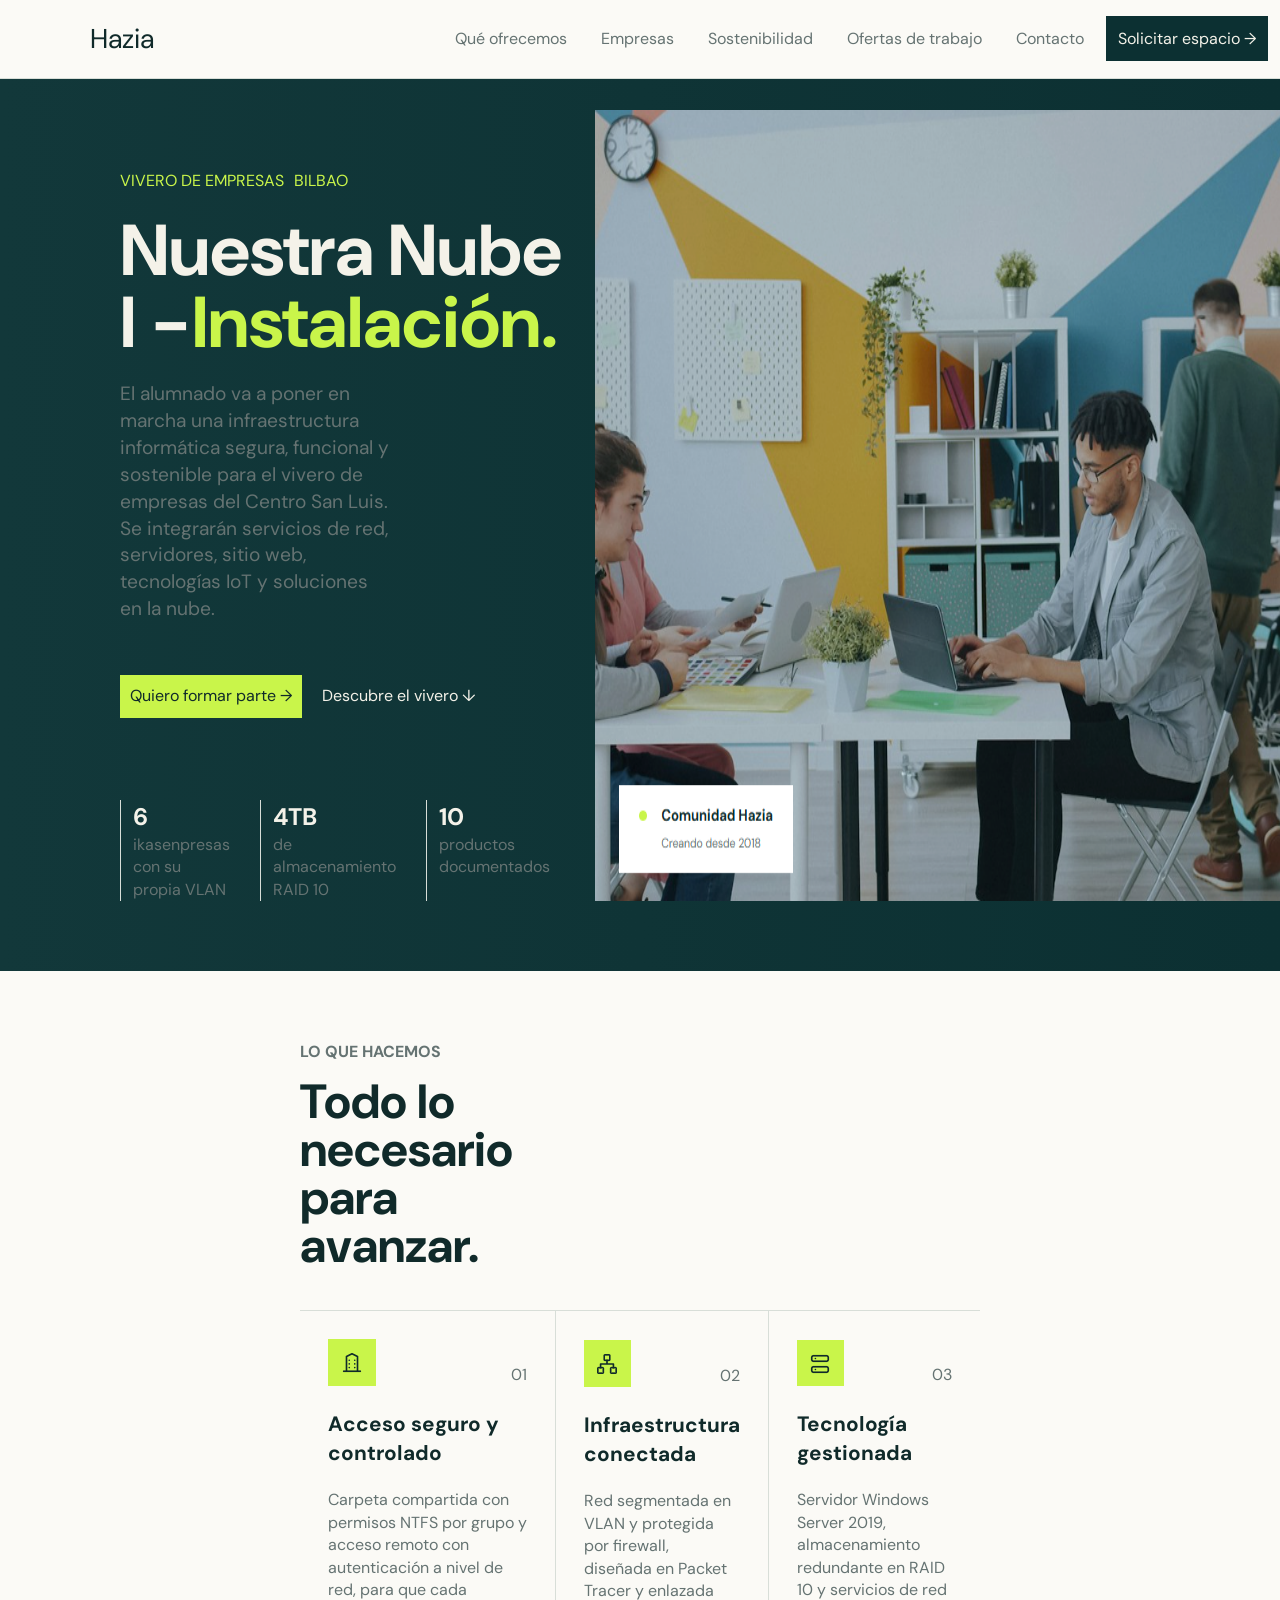
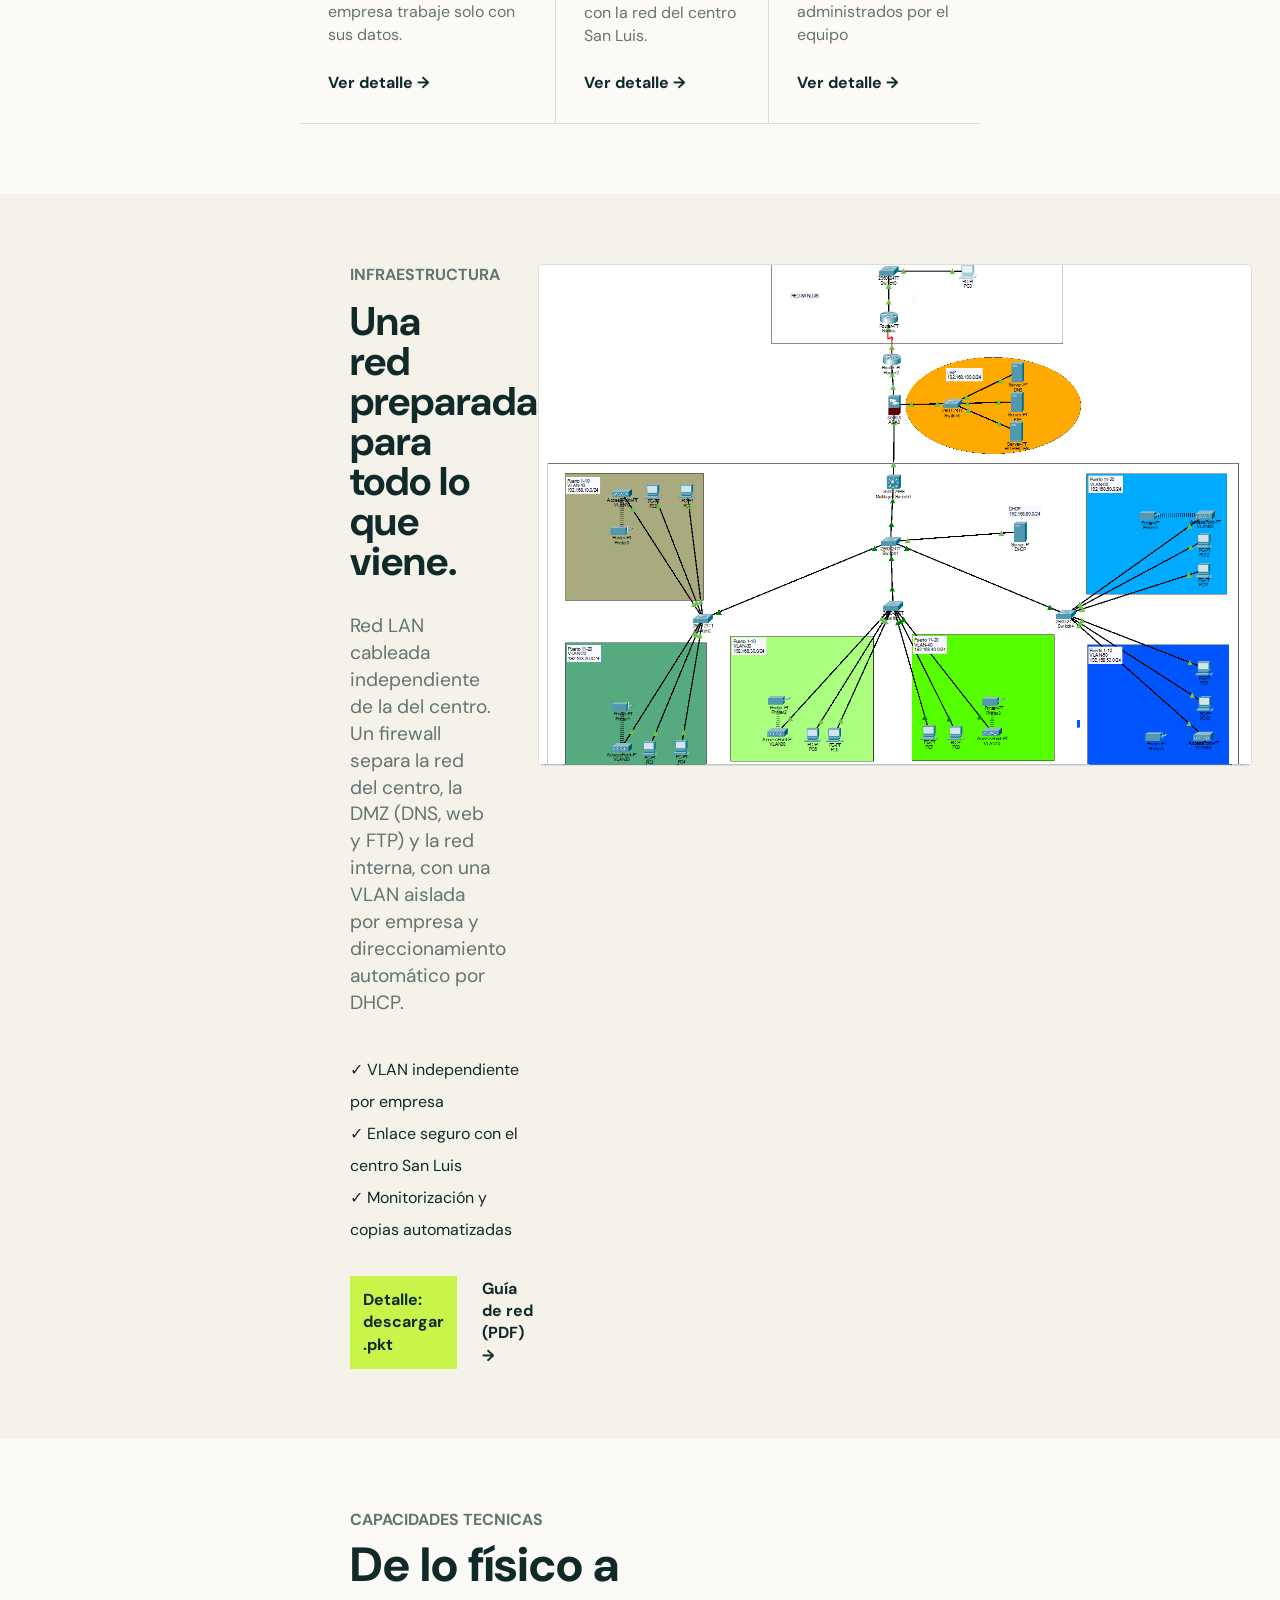
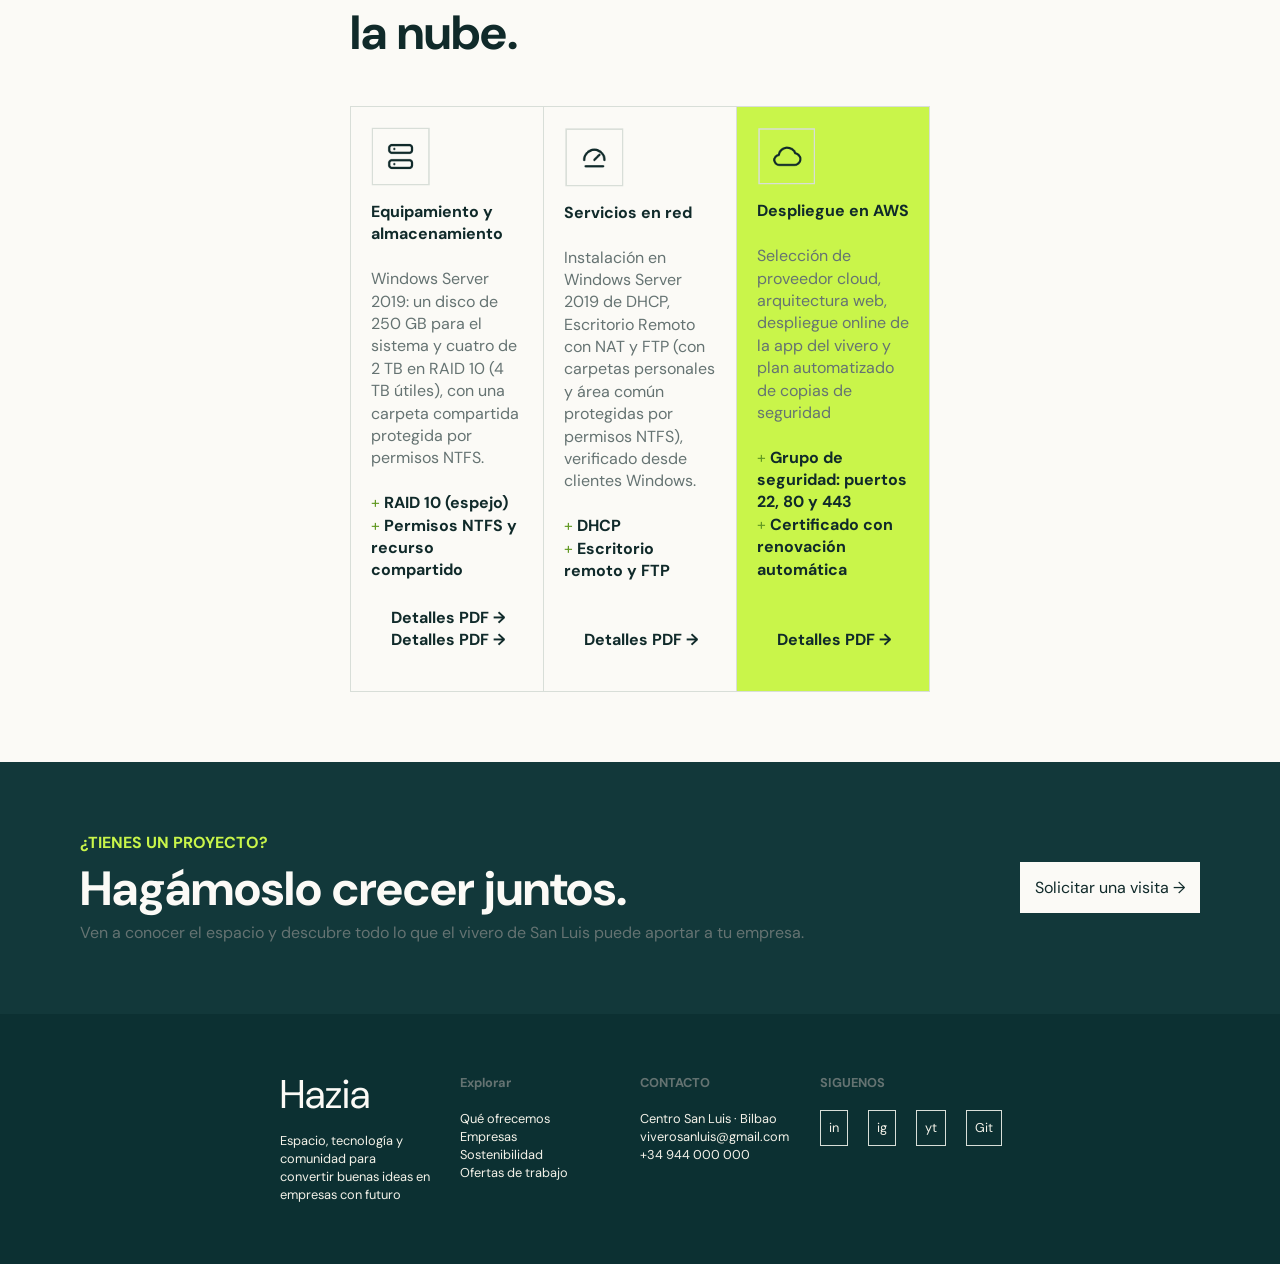
<file: Vivero/index.html>
<!DOCTYPE html>
<html lang="en">
<head>
    <meta charset="UTF-8">
    <meta name="viewport" content="width=device-width, initial-scale=1.0">
    <title>Hazia · Vivero de empresas</title>
    <link rel="icon" href="../IMG/Hazia.jpg">
    <link rel="stylesheet" href="../style.css">
    <link rel="preconnect" href="https://fonts.googleapis.com">
    <link rel="preconnect" href="https://fonts.gstatic.com" crossorigin>
    <link href="https://fonts.googleapis.com/css2?family=DM+Sans:ital,opsz,wght@0,9..40,100..1000;1,9..40,100..1000&display=swap" rel="stylesheet">
</head>
<body class="page-home">
    <header>
        <div class="vivero">
            <a href="index.html" class="vivero">Hazia</a>
        </div>
        <ul>
            <li><a href="index.html" class="principal">Qué ofrecemos</a></li>
            <li><a href="empresas.html" class="principal">Empresas</a></li>
            <li><a href="sostenibilidad.html" class="principal">Sostenibilidad</a></li>
            <li><a href="ofertas.html" class="principal">Ofertas de trabajo</a></li>
            <li><a href="contacto.html" class="principal">Contacto</a></li>
            <li><a href="contacto.html" class="especial">Solicitar espacio &rarr;</a></li>
        </ul>
    </header>
    <main> 
        <section class="section1">
            <article>
                <div class="display">
                    <p class="verde">VIVERO DE EMPRESAS</p>
                    <p class="verde">BILBAO</p>
                </div>
                <br>
                <h1>Nuestra Nube I -<span class="verde">Instalación.</span></h1>
                <br>
                <p class="texto">El alumnado va a poner en marcha una infraestructura informática segura, funcional y sostenible para el vivero de empresas del Centro San Luis. Se integrarán servicios de red, servidores, sitio web, tecnologías IoT y soluciones en la nube.</p>
                <br>
                <div class="display bajo">
                    <a href="contacto.html" class="enlace1">Quiero formar parte &rarr;</a>
                    <a href="#que-hacemos" class="enlace2">Descubre el vivero &darr;</a>
                </div>
                <br>
                <div class="display bajo borde">
                    <div>
                        <h3>6</h3>
                        <p>ikasenpresas con su propia VLAN</p>
                    </div>
                    <div>
                        <h3>4TB</h3>
                        <p>de almacenamiento RAID 10</p>
                    </div>
                    <div>
                        <h3>10</h3>
                        <p>productos documentados</p>
                    </div>
                </div>
            </article>
            <img src="../IMG/Captura1.png" alt="Foto">
        </section>
        <section class="section2" id="que-hacemos">
            <p><b class="colorsecundario">LO QUE HACEMOS</b></p>
            <div class="display space">
                <h2>Todo lo necesario para avanzar.</h2>
            </div>
            <div class="display articulos">
                <article>
                    <div class="display space">
                        <img src="../IMG/Captura2.png" alt="">
                        <p class="colorsecundario">01</p>
                    </div>
                    <br>
                    <h4>Acceso seguro y controlado</h4>
                    <br>
                    <p class="colorsecundario">Carpeta compartida con permisos NTFS por grupo y acceso remoto con autenticación a nivel de red, para que cada empresa trabaje solo con sus datos.</p>
                    <div class="a">
                        <a href="#información" rel="noopener">Ver detalle &rarr;</a>
                    </div>
                </article>
                <article class="borde">
                    <div class="display space">
                        <img src="../IMG/Captura3.png" alt="">
                        <p class="colorsecundario">02</p>
                    </div>
                    <br>
                    <h4>Infraestructura conectada</h4>
                    <br>
                    <p class="colorsecundario">Red segmentada en VLAN y protegida por firewall, diseñada en Packet Tracer y enlazada con la red del centro San Luis.</p>
                    <div class="a">
                        <a href="#información">Ver detalle &rarr;</a>
                    </div>
                </article>
                <article>
                    <div class="display space">
                        <img src="../IMG/Captura4.png" alt="">
                        <p class="colorsecundario">03</p>
                    </div>
                    <br>
                    <h4>Tecnología gestionada</h4>
                    <br>
                    <p class="colorsecundario">Servidor Windows Server 2019, almacenamiento redundante en RAID 10 y servicios de red administrados por el equipo</p>
                    <div class="a">
                        <a href="#información">Ver detalle &rarr;</a>
                    </div>
                </article>
            </div>
        </section>
        <section class="section3 display" id="Infraestructura">
            <article>
                <p><b class="colorsecundario">INFRAESTRUCTURA</b></p>
                <h2>Una red preparada para todo lo que viene.</h2>
                <br>
                <p class="colorsecundario texto1">Red LAN cableada independiente de la del centro. Un firewall separa la red del centro, la DMZ (DNS, web y FTP) y la red interna, con una VLAN aislada por empresa y direccionamiento automático por DHCP.</p>
                <br>
                <ul>
                    <li><p>&#x2713; VLAN independiente por empresa</p></li>
                    <li><p>&#x2713; Enlace seguro con el centro San Luis</p></li>
                    <li><p>	&#x2713; Monitorización y copias automatizadas</p></li>
                </ul>
                <div class="display enlaces">
                    <a href="https://drive.google.com/file/d/1zOu99sU0zhyqwvvKbMx1TXjBxpPBOp4B/view?usp=sharing" target="_blank" rel="noopener" class="backgraund">Detalle: descargar .pkt</a>
                    <a href="https://drive.google.com/file/d/1ob8W-vJDaBN73cQYEn4BXngODK_DctD4/view?usp=sharing" target="_blank" rel="noopener">Guía de red (PDF) &rarr;</a>
                </div>
            </article>
            <img src="../IMG/PacketTracer.png" alt="">
        </section>
        <section class="section4" id="información">
            <p><b class="colorsecundario">CAPACIDADES TECNICAS</b></p>
            <div class="display space">
                <h2>De lo físico a la nube.</h2>
            </div>
            <article class="display">
                <div class="bordes">
                    <img src="../IMG/Captura6.png" alt="">
                    <h4>Equipamiento y almacenamiento</h4>
                    <br>
                    <p class="colorsecundario">Windows Server 2019: un disco de 250 GB para el sistema y cuatro de 2 TB en RAID 10 (4 TB útiles), con una carpeta compartida protegida por permisos NTFS.</p>
                    <br>
                    <p><span class="verde2">+ </span><b>RAID 10 (espejo)</b></p>
                    <p><span class="verde2">+ </span><b>Permisos NTFS y recurso compartido</b></p>
                    <div class="enlace">
                        <a class="negrita" href="https://drive.google.com/drive/folders/1r7NKsukN6vYGliDHUR1iUSrC_rjMHTFd?usp=sharing" target="_blank" rel="noopener">Detalles PDF &rarr;</a> &nbsp; 
                        <a class="negrita" href="https://drive.google.com/drive/folders/1rg5G0h0vXOQ55Jl-7nIytv49YRZk15Uu?usp=sharing" target="_blank" rel="noopener">Detalles PDF &rarr;</a>
                    </div>
                    
                </div>
                <div class="bordes">
                    <img src="../IMG/Captura7.png" alt="">
                    <h4>Servicios en red</h4>
                    <br>
                    <p class="colorsecundario">Instalación en Windows Server 2019 de DHCP, Escritorio Remoto con NAT y FTP (con carpetas personales y área común protegidas por permisos NTFS), verificado desde clientes Windows.</p>
                    <br>
                    <p><span class="verde2">+ </span><b>DHCP</b></p>
                    <p><span class="verde2">+ </span><b>Escritorio remoto y FTP</b></p>
                    <div class="enlace">
                        <a class="negrita" href="https://drive.google.com/drive/folders/1TOH9nKeeUA0GM4V1e34vmMvTG7MCVj9-?usp=sharing" target="_blank" rel="noopener">Detalles PDF &rarr;</a>
                    </div>
                </div>
                <div class="fondoverde">
                    <img src="../IMG/Captura9.png" alt="">
                    <h4>Despliegue en AWS</h4>
                    <br>
                    <p class="colorsecundario">Selección de proveedor cloud, arquitectura web, despliegue online de la app del vivero y plan automatizado de copias de seguridad</p>
                    <br>
                    <p><span class="verde2">+ </span><b>Grupo de seguridad: puertos 22, 80 y 443</b></p>
                    <p><span class="verde2">+ </span><b>Certificado con renovación automática</b></p>
                    <div class="enlace">
                        <a class="negrita" href="https://drive.google.com/file/d/1IDgQYguM1d2UsV1Dkbm33nwIqXmwBd6G/view?usp=sharing" target="_blank" rel="noopener">Detalles PDF &rarr;</a>
                    </div>
                </div>
            </article>
        </section>
        <section class="siempre display space">
            <article>
                <p><b class="verde">¿TIENES UN PROYECTO?</b></p>
                <h2>Hagámoslo crecer juntos.</h2>
                <p class="colorsecundario">Ven a conocer el espacio y descubre todo lo que el vivero de San Luis puede aportar a tu empresa.</p>
            </article>
            <div>
                <a href="contacto.html">Solicitar una visita &rarr;</a>
            </div>
        </section>
    </main>
    <footer class="display">
        <article>
            <p class="color">Hazia</p>
            <br>
            <p>Espacio, tecnología y comunidad para convertir buenas ideas en empresas con futuro</p>
        </article>
        <article>
            <p><b class="colorespecial">Explorar</b></p>
            <br>
            <ul>
                <li><a href="index.html">Qué ofrecemos</a></li>
                <li><a href="empresas.html">Empresas</a></li>
                <li><a href="sostenibilidad.html">Sostenibilidad</a></li>
                <li><a href="ofertas.html">Ofertas de trabajo</a></li>
            </ul>
        </article>
        <article>
            <p><b class="colorespecial">CONTACTO</b></p>
            <br>
            <ul>
                <li><p>Centro San Luis · Bilbao</p></li>
                <li><a href="mailto:viverosanluis@gmail.com">viverosanluis@gmail.com</a></li>
                <li><p>+34 944 000 000</p></li>
            </ul>
        </article>
        <article>
            <p><b class="colorespecial">SIGUENOS</b></p>
            <br>
            <div class="display siguenos">
                <a href="https://www.infojobs.net/" target="_blank">in</a>
                <a href="https://www.instagram.com/" target="_blank">ig</a>
                <a href="https://www.youtube.com/?themeRefresh=1" target="_blank">yt</a>
                <a href="https://github.com/Siegwurm666/Reto2-Pagina-web.git" target="_blank">Git</a>
            </div>
        </article>
    </footer>
</body>
</html>
</file>
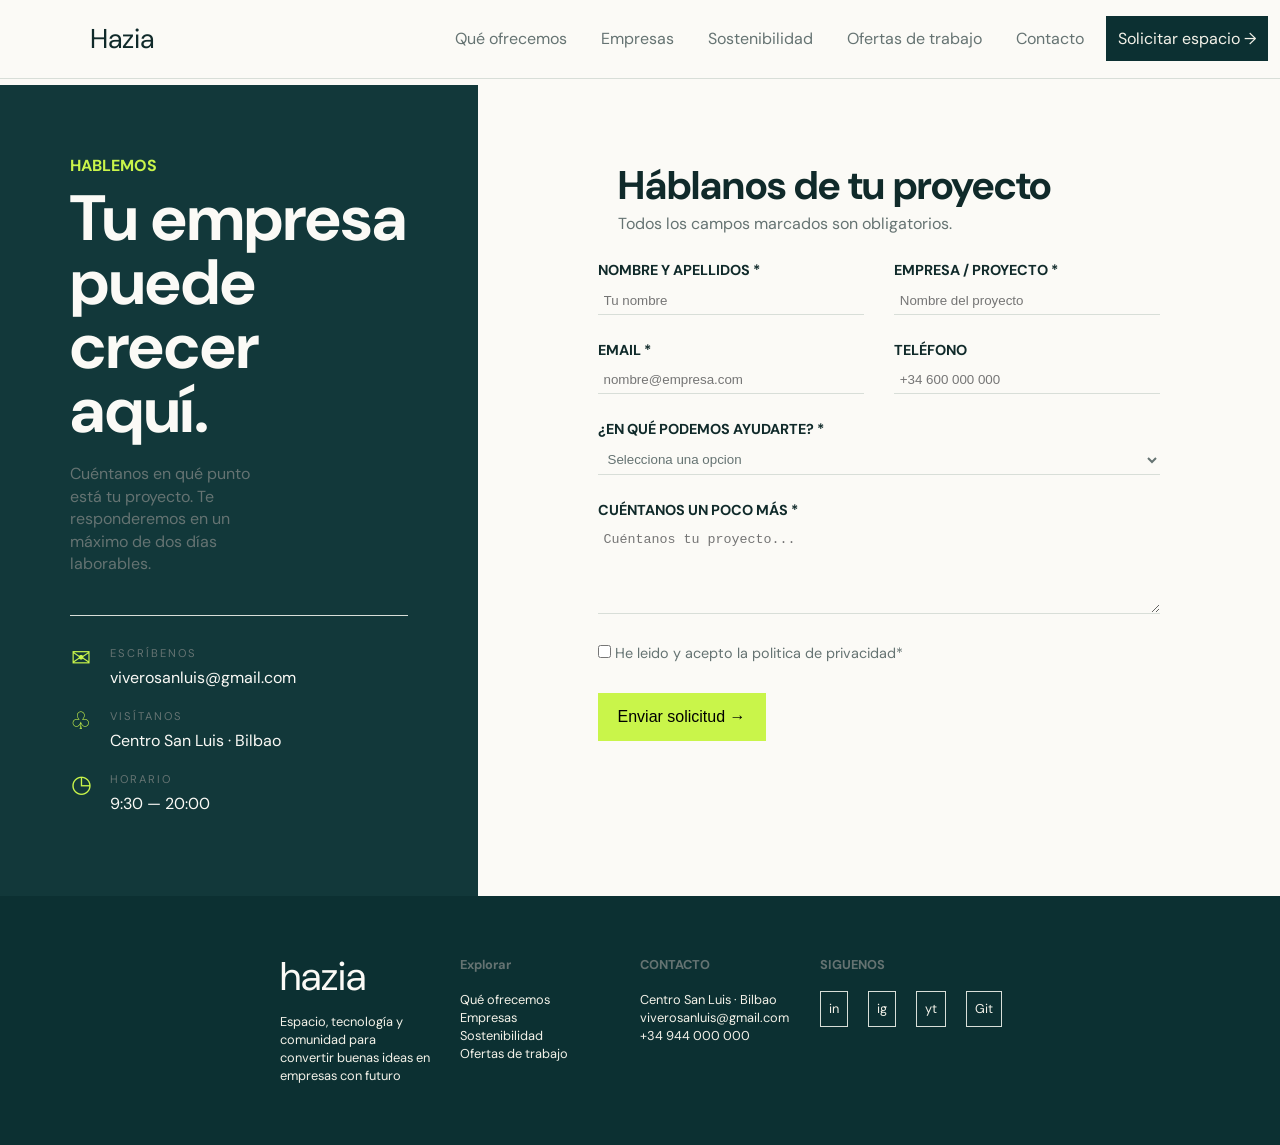
<file: Vivero/contacto.html>
<!DOCTYPE html>
<html lang="en">
<head>
    <meta charset="UTF-8">
    <meta name="viewport" content="width=device-width, initial-scale=1.0">
    <title>Contacto</title>
    <link rel="icon" href="../IMG/Hazia.jpg">
    <link rel="stylesheet" href="../style.css">
    <link rel="preconnect" href="https://fonts.googleapis.com">
    <link rel="preconnect" href="https://fonts.gstatic.com" crossorigin>
    <link href="https://fonts.googleapis.com/css2?family=DM+Sans:ital,opsz,wght@0,9..40,100..1000;1,9..40,100..1000&display=swap" rel="stylesheet">
</head>
<body class="page-contacto">
    <header>
        <div>
            <a href="index.html" class="vivero">Hazia</a>
        </div>
        <ul>
            <li><a href="index.html" class="principal">Qué ofrecemos</a></li>
            <li><a href="empresas.html" class="principal">Empresas</a></li>
            <li><a href="sostenibilidad.html" class="principal">Sostenibilidad</a></li>
            <li><a href="ofertas.html" class="principal">Ofertas de trabajo</a></li>
            <li><a href="contacto.html" class="principal">Contacto</a></li>
            <li><a href="contacto.html" class="especial">Solicitar espacio &rarr;</a></li>
        </ul>
    </header>
    <main>
        <section class="section1 display">
            <section class="contenedor1">
                <p><b class="verde">HABLEMOS</b></p>
                <h2 class="blanco">Tu empresa puede crecer aquí.</h2>
                <p class="colorsecundario texto1">Cuéntanos en qué punto está tu proyecto. Te responderemos en un máximo de dos días laborables.</p>
                <div class="bordearriba">
                   <article class="display dato-contacto">
    <span class="icono-contacto">✉</span>
    <div>
        <p class="colorsecundario">ESCRÍBENOS</p>
        <p class="blanco">viverosanluis@gmail.com</p>
    </div>
</article>

<article class="display dato-contacto">
    <span class="icono-contacto">♧</span>
    <div>
        <p class="colorsecundario">VISÍTANOS</p>
        <p class="blanco">Centro San Luis · Bilbao</p>
    </div>
</article>

<article class="display dato-contacto">
    <span class="icono-contacto">◷</span>
    <div>
        <p class="colorsecundario">HORARIO</p>
        <p class="blanco">9:30 — 20:00</p>
    </div>
</article>
            </div>  
            </section>
            <section class="contenedor2">
                <h3>Háblanos de tu proyecto</h3>
                <p class="colorsecundario texto1">Todos los campos marcados son obligatorios.</p>
                    <form class="cuestionario" action="#" method="post">
                        <div class="display gap">
                            <div class="display colum">
                                <label class="mayusculas negrita texto" for="nombre">Nombre y apellidos *</label>
                                <input class="colorsecundario" type="text" name="nombre" id="nombre" placeholder="Tu nombre" required>
                            </div>
                            <div class="display colum">
                                <label class="mayusculas negrita texto" for="proyecto">Empresa / proyecto *</label>
                                <input class="colorsecundario" type="text" name="proyecto" id="proyecto" placeholder="Nombre del proyecto" required>
                            </div>
                        </div>
                        <div class="display gap">
                            <div class="display colum">
                                <label class="mayusculas negrita texto" for="email">Email *</label>
                                <input class="colorsecundario" type="email" name="email" id="email" placeholder="nombre@empresa.com" required>
                            </div>
                            <div class="display colum">
                                <label class="mayusculas negrita texto" for="telefono">Teléfono</label>
                                <input class="colorsecundario" type="tel" name="telefono" id="telefono" placeholder="+34 600 000 000">
                            </div>
                        </div>
                        <div class="display colum">
                            <label class="mayusculas negrita texto" for="servicio">¿En qué podemos ayudarte? *</label>
                            <select class="colorsecundario" name="servicio" id="servicio" required>
                                <option value="">Selecciona una opcion</option>
                                <option value="Alojamiento en el vivero">Alojamiento en el vivero</option>
                                <option value="Servicios tecnologícos">Servicios tecnologícos</option>
                                <option value="Colaboración">Colaboración</option>
                                <option value="Otra consulta">Otra consulta</option>
                            </select>
                        </div>
                        <div class="display colum">
                            <label class="mayusculas negrita texto" for="mensaje">Cuéntanos un poco más *</label>
                            <textarea name="mensaje" id="mensaje" rows="5" placeholder="Cuéntanos tu proyecto..." required></textarea>
                        </div>
                        <label class="colorsecundario texto2">
                            <input type="checkbox" name="privacidad" id="privacidad" required>
                            He leido y acepto la <a class="colorsecundario" href="#">politica de privacidad</a>*
                        </label>
                        <div>
                            <button type="submit" class="boton">Enviar solicitud &rarr;</button>
                        </div>
                    </form>
            </section>
        </section>


    </main>
    <footer class="display">
        <article>
            <p class="color">hazia</p>
            <br>
            <p>Espacio, tecnología y comunidad para convertir buenas ideas en empresas con futuro</p>
        </article>
        <article>
            <p><b class="colorespecial">Explorar</b></p>
            <br>
            <ul>
                <li><a href="index.html">Qué ofrecemos</a></li>
                <li><a href="empresas.html">Empresas</a></li>
                <li><a href="sostenibilidad.html">Sostenibilidad</a></li>
                <li><a href="ofertas.html">Ofertas de trabajo</a></li>
            </ul>
        </article>
        <article>
            <p><b class="colorespecial">CONTACTO</b></p>
            <br>
            <ul>
                <li><p>Centro San Luis · Bilbao</p></li>
                <li><a href="mailto:viverosanluis@gmail.com">viverosanluis@gmail.com</a></li>
                <li><p>+34 944 000 000</p></li>
            </ul>
        </article>
        <article>
            <p><b class="colorespecial">SIGUENOS</b></p>
            <br>
            <div class="display siguenos">
                <a href="https://www.infojobs.net/" target="_blank">in</a>
                <a href="https://www.instagram.com/" target="_blank">ig</a>
                <a href="https://www.youtube.com/?themeRefresh=1" target="_blank">yt</a>
                <a href="https://github.com/Siegwurm666/Reto2-Pagina-web.git" target="_blank">Git</a>
            </div>
        </article>
    </footer>
</body>
</html>
</file>
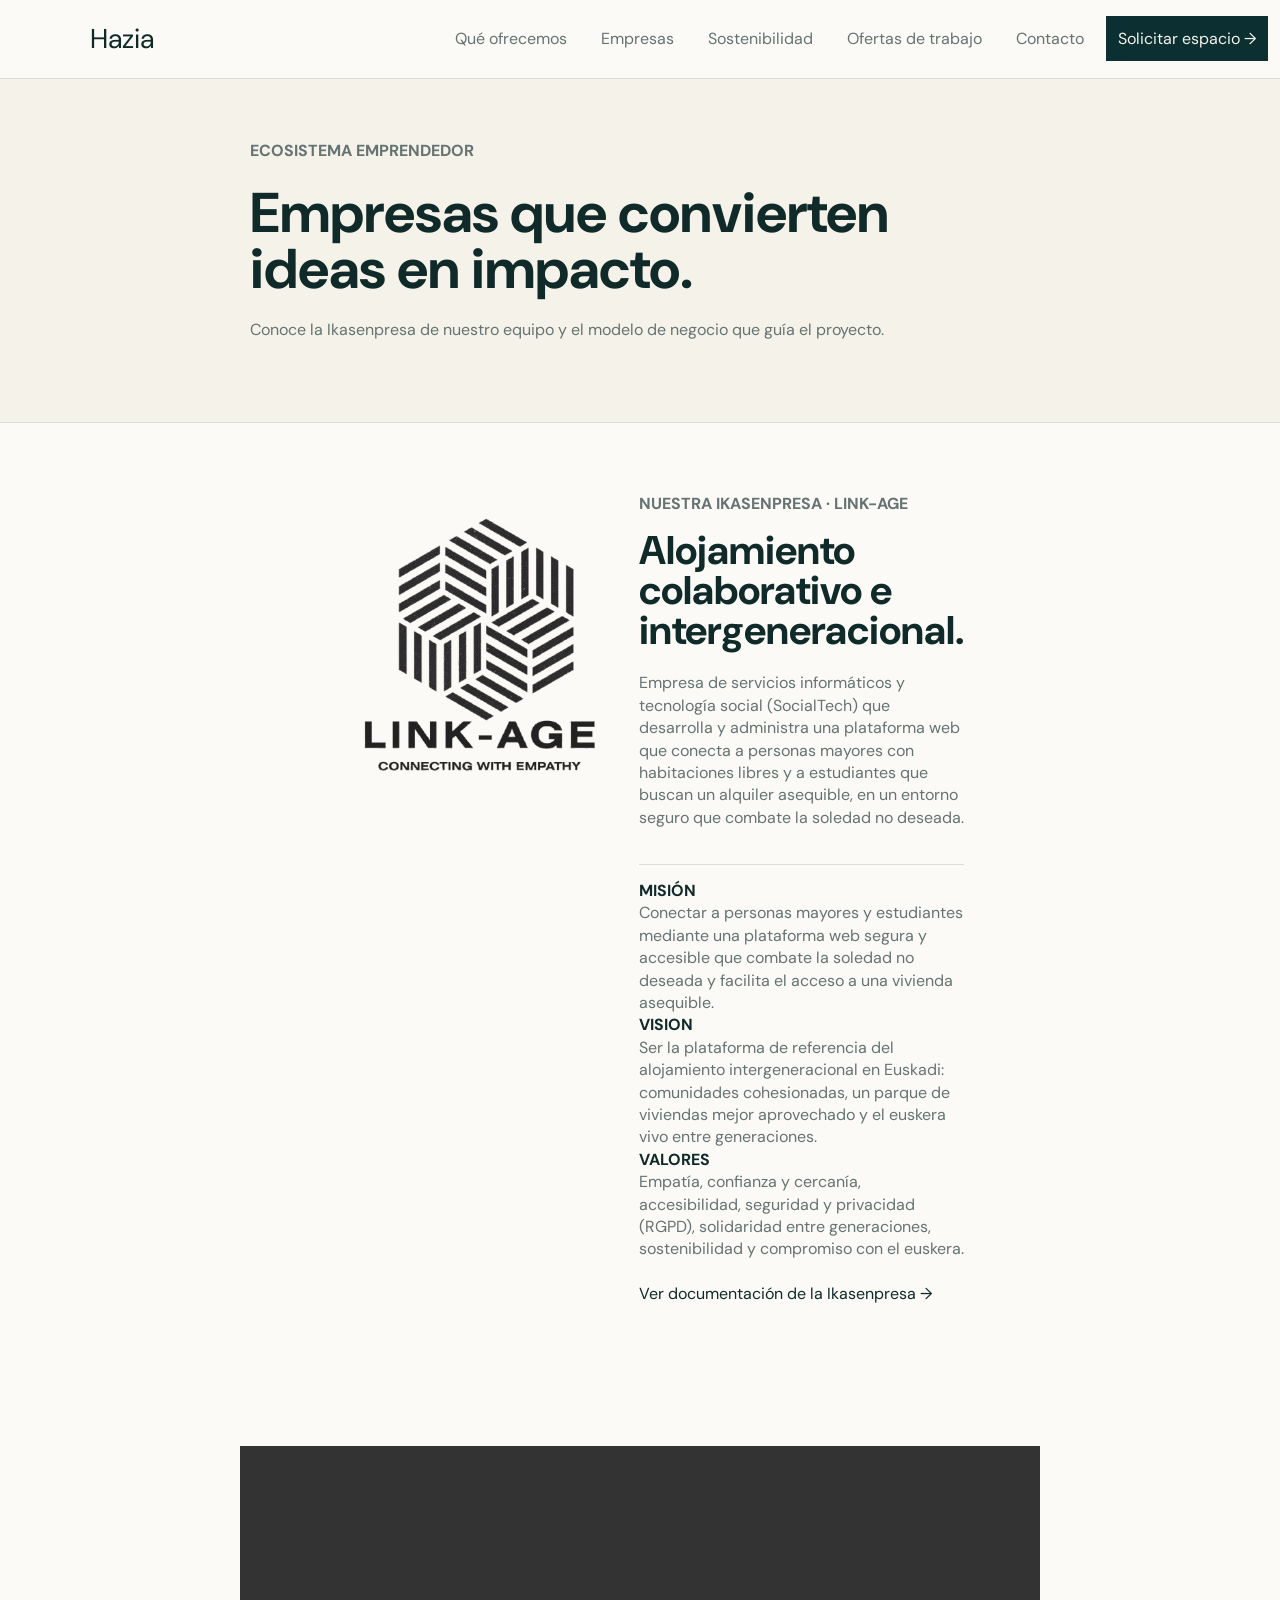
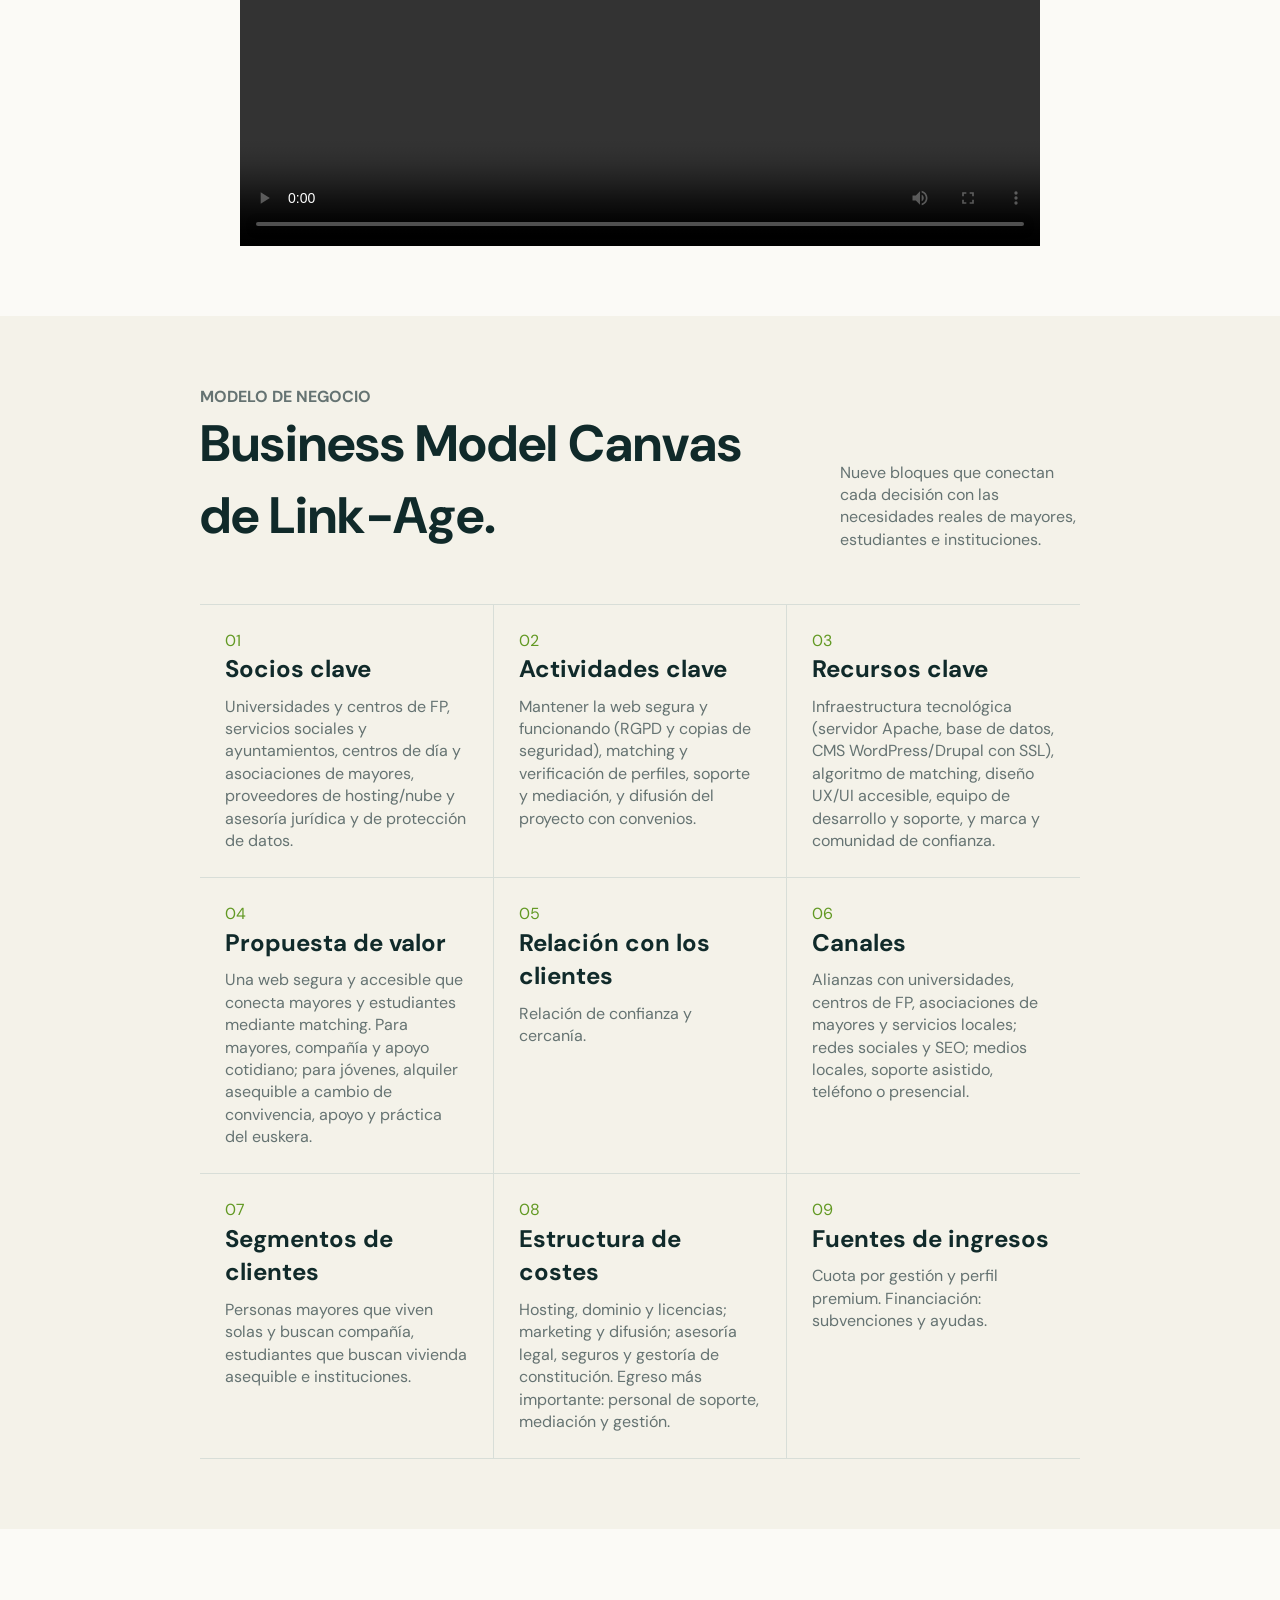
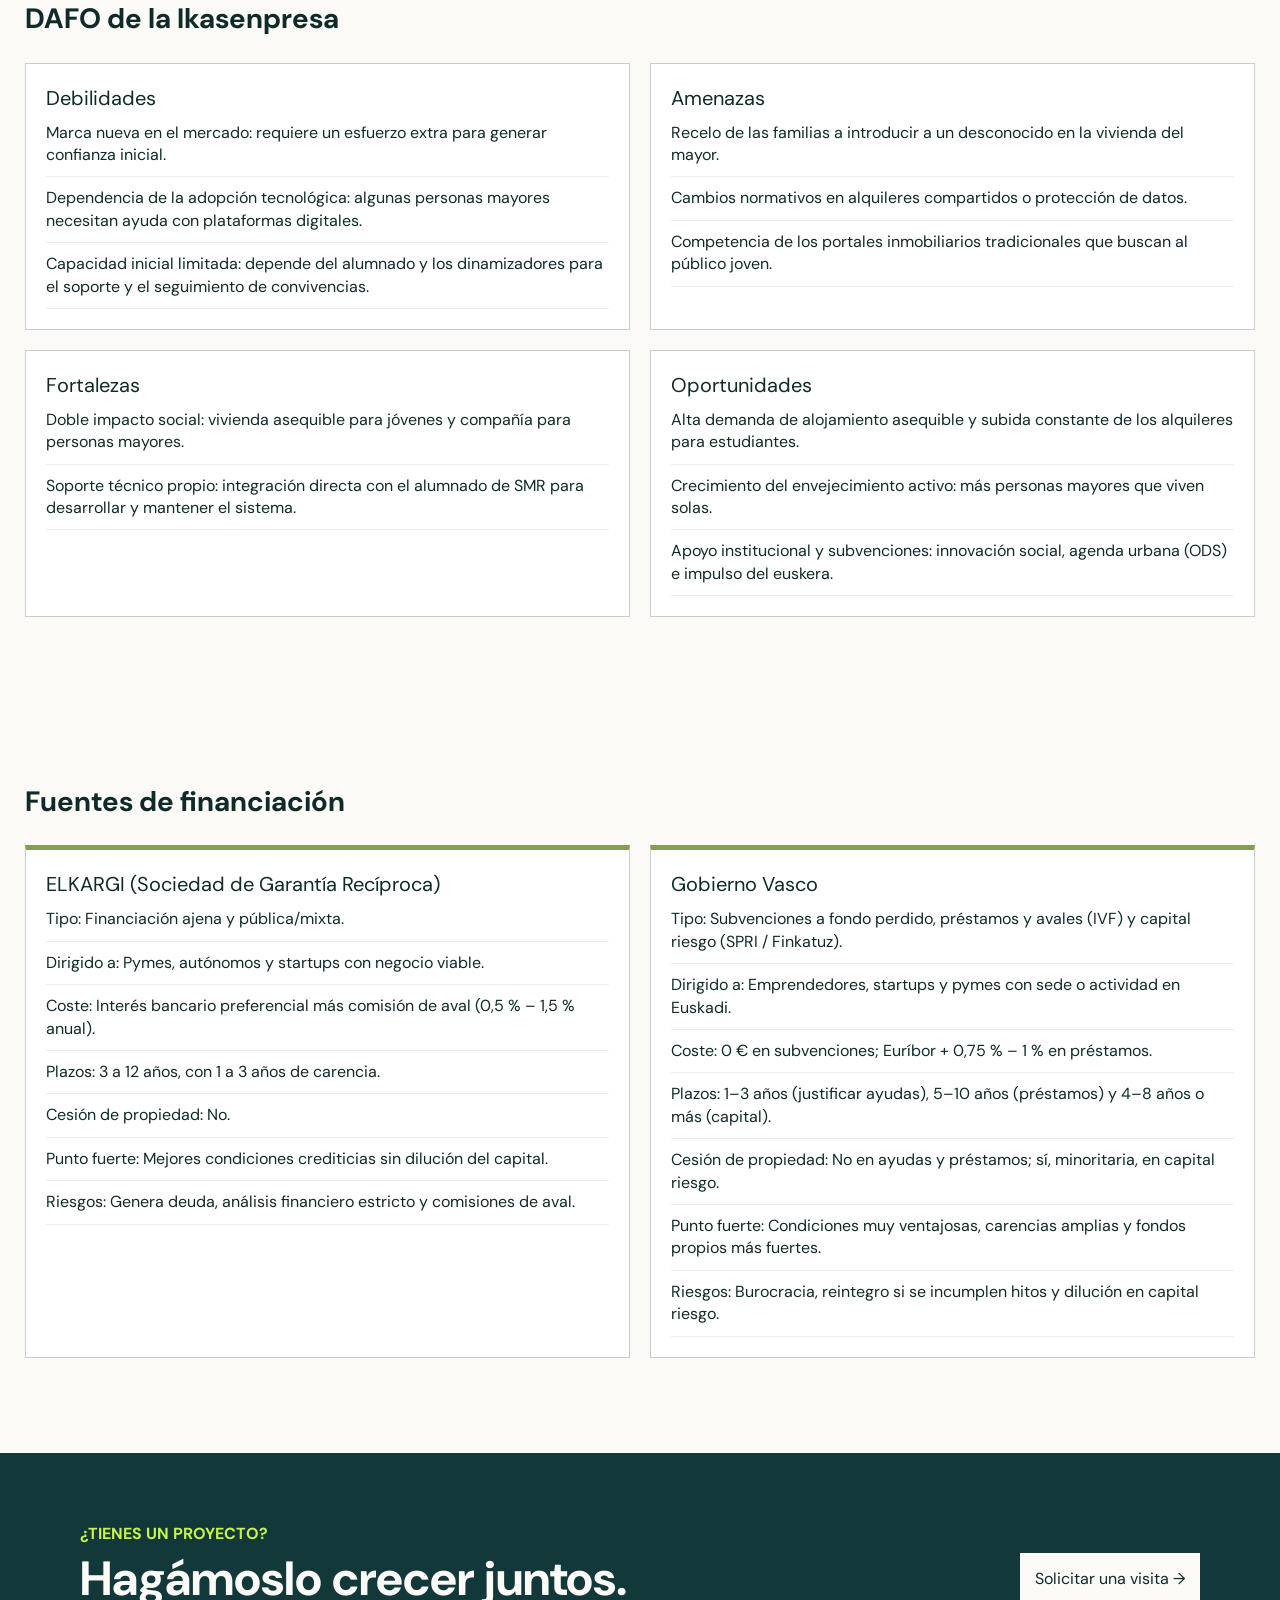
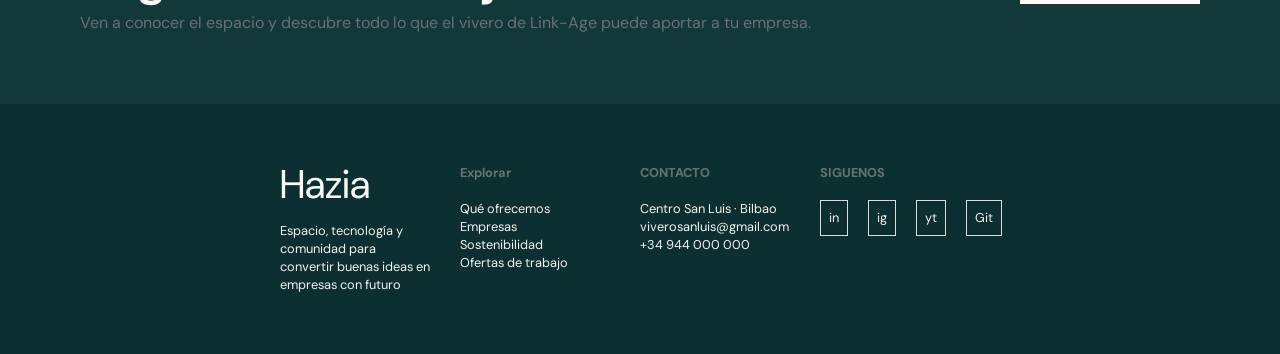
<file: Vivero/empresas.html>
<!DOCTYPE html>
<html lang="en">

<head>
    <meta charset="UTF-8">
    <meta http-equiv="X-UA-Compatible" content="IE=edge">
    <meta name="viewport" content="width=device-width, initial-scale=1.0">
    <link rel="stylesheet" href="../style.css">
    <title>Hazia · Empresas</title>
    <link rel="icon" href="../IMG/Hazia.jpg">
    <link rel="preconnect" href="https://fonts.googleapis.com">
    <link rel="preconnect" href="https://fonts.gstatic.com" crossorigin>
    <link
        href="https://fonts.googleapis.com/css2?family=DM+Sans:ital,opsz,wght@0,9..40,100..1000;1,9..40,100..1000&display=swap"
        rel="stylesheet">
    <title>Empresas</title>
</head>

<body class="page-empresas">
    <header>
        <div>
            <a href="index.html" class="vivero">Hazia</a>
        </div>
        <ul>
            <li><a href="index.html" class="principal">Qué ofrecemos</a></li>
            <li><a href="empresas.html" class="principal">Empresas</a></li>
            <li><a href="sostenibilidad.html" class="principal">Sostenibilidad</a></li>
            <li><a href="ofertas.html" class="principal">Ofertas de trabajo</a></li>
            <li><a href="contacto.html" class="principal">Contacto</a></li>
            <li><a href="contacto.html" class="especial">Solicitar espacio &rarr;</a></li>
        </ul>
    </header>
    <main>
        <section class="section1">
            <p><b class="colorsecundario">ECOSISTEMA EMPRENDEDOR</b></p>
            <br>
            <h2>Empresas que convierten ideas en impacto.</h2>
            <br>
            <p class="colorsecundario">Conoce la Ikasenpresa de nuestro equipo y el modelo de negocio que guía el
                proyecto.</p>
        </section>

        <section class="section2 display">
            <img src="../IMG/LogoSinFondo.png" width="264" height="310" alt="Link-Age" id="Imagen">
            <article>
                <p><b class="colorsecundario">NUESTRA IKASENPRESA · LINK-AGE</b></p>
                <h2>Alojamiento colaborativo e intergeneracional.</h2>
                <br>
                <p class="colorsecundario">Empresa de servicios informáticos y tecnología social (SocialTech) que
                    desarrolla y administra una plataforma web que conecta a personas mayores con habitaciones libres y
                    a estudiantes que buscan un alquiler asequible, en un entorno seguro que combate la soledad no
                    deseada.</p>
                <div class="display mision">
                    <div>
                        <p><b>MISIÓN</b></p>
                        <p class="colorsecundario">Conectar a personas mayores y estudiantes mediante una plataforma web
                            segura y accesible que combate la soledad no deseada y facilita el acceso a una vivienda
                            asequible.</p>
                    </div>
                </div>
                    <div>
                        <p><b>VISION</b></p>
                        <p class="colorsecundario">Ser la plataforma de referencia del alojamiento intergeneracional en
                            Euskadi: comunidades cohesionadas, un parque de viviendas mejor aprovechado y el euskera
                            vivo entre generaciones.</p>
                    </div>
                    <div>
                        <p><b>VALORES</b></p>
                        <p class="colorsecundario">Empatía, confianza y cercanía, accesibilidad, seguridad y privacidad
                            (RGPD), solidaridad entre generaciones, sostenibilidad y compromiso con el euskera.</p>
                    </div>
                    <br>
                <div><a href="https://drive.google.com/drive/folders/1hDtHDeeZe5QKTcBQgzdp7RvfP5IQwhjK?usp=sharing" target="_blank" rel="noopener" class="negrita">Ver documentación de la Ikasenpresa &rarr;</a></div>
            </article>
        </section>

        <section id="Video">
            <video width="800" height="400" controls>
                <source src="../VideoPromocional.mp4" type="video/mp4">
            </video>
        </section>

        <section class="section4">
            <p><b class="colorsecundario">MODELO DE NEGOCIO</b></p>
            <div class="display space">
                <h2>Business Model Canvas de Link-Age.</h2>
                <p class="colorsecundario abajo">Nueve bloques que conectan cada decisión con las necesidades reales de
                    mayores, estudiantes e instituciones.</p>
            </div>
            <br>
            <div class="tabla">
                <article class="display bordearriba">
                    <div>
                        <p class="verde2">01</p>
                        <h4>Socios clave</h4>
                        <p class="colorsecundario">Universidades y centros de FP, servicios sociales y ayuntamientos,
                            centros de día y asociaciones de mayores, proveedores de hosting/nube y asesoría jurídica y
                            de protección de datos.</p>
                    </div>
                    <div class="bordeslaterales">
                        <p class="verde2">02</p>
                        <h4>Actividades clave</h4>
                        <p class="colorsecundario">Mantener la web segura y funcionando (RGPD y copias de seguridad),
                            matching y verificación de perfiles, soporte y mediación, y difusión del proyecto con
                            convenios.</p>
                    </div>
                    <div>
                        <p class="verde2">03</p>
                        <h4>Recursos clave</h4>
                        <p class="colorsecundario">Infraestructura tecnológica (servidor Apache, base de datos, CMS
                            WordPress/Drupal con SSL), algoritmo de matching, diseño UX/UI accesible, equipo de
                            desarrollo y soporte, y marca y comunidad de confianza.</p>
                    </div>
                </article>
                <article class="display">
                    <div>
                        <p class="verde2">04</p>
                        <h4>Propuesta de valor</h4>
                        <p class="colorsecundario">Una web segura y accesible que conecta mayores y estudiantes mediante
                            matching. Para mayores, compañía y apoyo cotidiano; para jóvenes, alquiler asequible a
                            cambio de convivencia, apoyo y práctica del euskera.</p>
                    </div>
                    <div class="bordeslaterales">
                        <p class="verde2">05</p>
                        <h4>Relación con los clientes</h4>
                        <p class="colorsecundario">Relación de confianza y cercanía.</p>
                    </div>
                    <div>
                        <p class="verde2">06</p>
                        <h4>Canales</h4>
                        <p class="colorsecundario">Alianzas con universidades, centros de FP, asociaciones de mayores y
                            servicios locales; redes sociales y SEO; medios locales, soporte asistido, teléfono o
                            presencial.</p>
                    </div>
                </article>

                <article class="display">
                <div>
                    <p class="verde2">07</p>
                    <h4>Segmentos de clientes</h4>
                    <p class="colorsecundario">Personas mayores que viven solas y buscan compañía, estudiantes que
                        buscan vivienda asequible e instituciones.</p>
                </div>
                <div class="bordeslaterales">
                    <p class="verde2">08</p>
                    <h4>Estructura de costes</h4>
                    <p class="colorsecundario">Hosting, dominio y licencias; marketing y difusión; asesoría legal,
                        seguros y gestoría de constitución. Egreso más importante: personal de soporte, mediación y
                        gestión.</p>
                </div>
                <div>
                    <p class="verde2">09</p>
                    <h4>Fuentes de ingresos</h4>
                    <p class="colorsecundario">Cuota por gestión y perfil premium. Financiación: subvenciones y ayudas.</p>
                </div>
                </article>
            </div>

        </section>

        <section class="section5">
            <div class="dafo">
            <h2>DAFO de la Ikasenpresa</h2>
            <div class="dafo1">
                <article class="debilidades">
                    <h4>Debilidades</h4>
                    <ul>
                        <li>Marca nueva en el mercado: requiere un esfuerzo extra para generar confianza inicial.</li>
                        <li>Dependencia de la adopción tecnológica: algunas personas mayores necesitan ayuda con plataformas digitales.</li>
                        <li>Capacidad inicial limitada: depende del alumnado y los dinamizadores para el soporte y el seguimiento de convivencias.</li>
                    </ul>
                </article>
                
                <article class="amenazas">
                    <h4>Amenazas</h4>
                    <ul>
                        <li>Recelo de las familias a introducir a un desconocido en la vivienda del mayor.</li>
                        <li>Cambios normativos en alquileres compartidos o protección de datos.</li>
                        <li>Competencia de los portales inmobiliarios tradicionales que buscan al público joven.</li>
                    </ul>
                </article>
                
                <article class="fortalezas">
                    <h4>Fortalezas</h4>
                    <ul>
                        <li>Doble impacto social: vivienda asequible para jóvenes y compañía para personas mayores.</li>
                        <li>Soporte técnico propio: integración directa con el alumnado de SMR para desarrollar y mantener el sistema.</li>
                    </ul>
                </article>
                
                <article class="oportunidades">
                    <h4>Oportunidades</h4>
                    <ul>
                        <li>Alta demanda de alojamiento asequible y subida constante de los alquileres para estudiantes.</li>
                        <li>Crecimiento del envejecimiento activo: más personas mayores que viven solas.</li>
                        <li>Apoyo institucional y subvenciones: innovación social, agenda urbana (ODS) e impulso del euskera.</li>
                    </ul>
                </article>
            </div>
            </div>
        </section>

        <section class="section6">
                <div class="fuentes">
                    <h2>Fuentes de financiación</h2>
                <div class="fuentes1">
                    <article>
                        <h4>ELKARGI (Sociedad de Garantía Recíproca)</h4>
                        <ul>
                            <li>Tipo: Financiación ajena y pública/mixta.</li>
                            <li>Dirigido a: Pymes, autónomos y startups con negocio viable.</li>
                            <li>Coste: Interés bancario preferencial más comisión de aval (0,5 % – 1,5 % anual).</li>
                            <li>Plazos: 3 a 12 años, con 1 a 3 años de carencia.</li>
                            <li>Cesión de propiedad: No.</li>
                            <li>Punto fuerte: Mejores condiciones crediticias sin dilución del capital.</li>
                            <li>Riesgos: Genera deuda, análisis financiero estricto y comisiones de aval.</li>
                        </ul>
                    </article>

                    <article>
                        <h4>Gobierno Vasco</h4>
                        <ul>
                            <li>Tipo: Subvenciones a fondo perdido, préstamos y avales (IVF) y capital riesgo (SPRI / Finkatuz).</li>
                            <li>Dirigido a: Emprendedores, startups y pymes con sede o actividad en Euskadi.</li>
                            <li>Coste: 0 € en subvenciones; Euríbor + 0,75 % – 1 % en préstamos.</li>
                            <li>Plazos: 1–3 años (justificar ayudas), 5–10 años (préstamos) y 4–8 años o más (capital).</li>
                            <li>Cesión de propiedad: No en ayudas y préstamos; sí, minoritaria, en capital riesgo.</li>
                            <li>Punto fuerte: Condiciones muy ventajosas, carencias amplias y fondos propios más fuertes.</li>
                            <li>Riesgos: Burocracia, reintegro si se incumplen hitos y dilución en capital riesgo.</li>
                        </ul>
                    </article>
                </div>
            </div>
        </section>



        <section class="siempre display space">
            <article>
                <p><b class="verde">¿TIENES UN PROYECTO?</b></p>
                <h2>Hagámoslo crecer juntos.</h2>
                <p class="colorsecundario">Ven a conocer el espacio y descubre todo lo que el vivero de Link-Age puede
                    aportar a tu empresa.</p>
            </article>
            <div>
                <a href="contacto.html">Solicitar una visita &rarr;</a>
            </div>
        </section>
    </main>
    <footer class="display">
        <article>
            <p class="color">Hazia</p>
            <br>
            <p>Espacio, tecnología y comunidad para convertir buenas ideas en empresas con futuro</p>
        </article>
        <article>
            <p><b class="colorespecial">Explorar</b></p>
            <br>
            <ul>
                <li><a href="index.html">Qué ofrecemos</a></li>
                <li><a href="empresas.html">Empresas</a></li>
                <li><a href="sostenibilidad.html">Sostenibilidad</a></li>
                <li><a href="ofertas.html">Ofertas de trabajo</a></li>
            </ul>
        </article>
        <article>
            <p><b class="colorespecial">CONTACTO</b></p>
            <br>
            <ul>
                <li>
                    <p>Centro San Luis · Bilbao</p>
                </li>
                <li><a href="mailto:viverosanluis@gmail.com">viverosanluis@gmail.com</a></li>
                <li>
                    <p>+34 944 000 000</p>
                </li>
            </ul>
        </article>
        <article>
            <p><b class="colorespecial">SIGUENOS</b></p>
            <br>
            <div class="display siguenos">
                <a href="https://www.infojobs.net/" target="_blank">in</a>
                <a href="https://www.instagram.com/" target="_blank">ig</a>
                <a href="https://www.youtube.com/?themeRefresh=1" target="_blank">yt</a>
                <a href="https://github.com/Siegwurm666/Reto2-Pagina-web.git" target="_blank">Git</a>
            </div>
        </article>
    </footer>
</body>

</html>
</file>
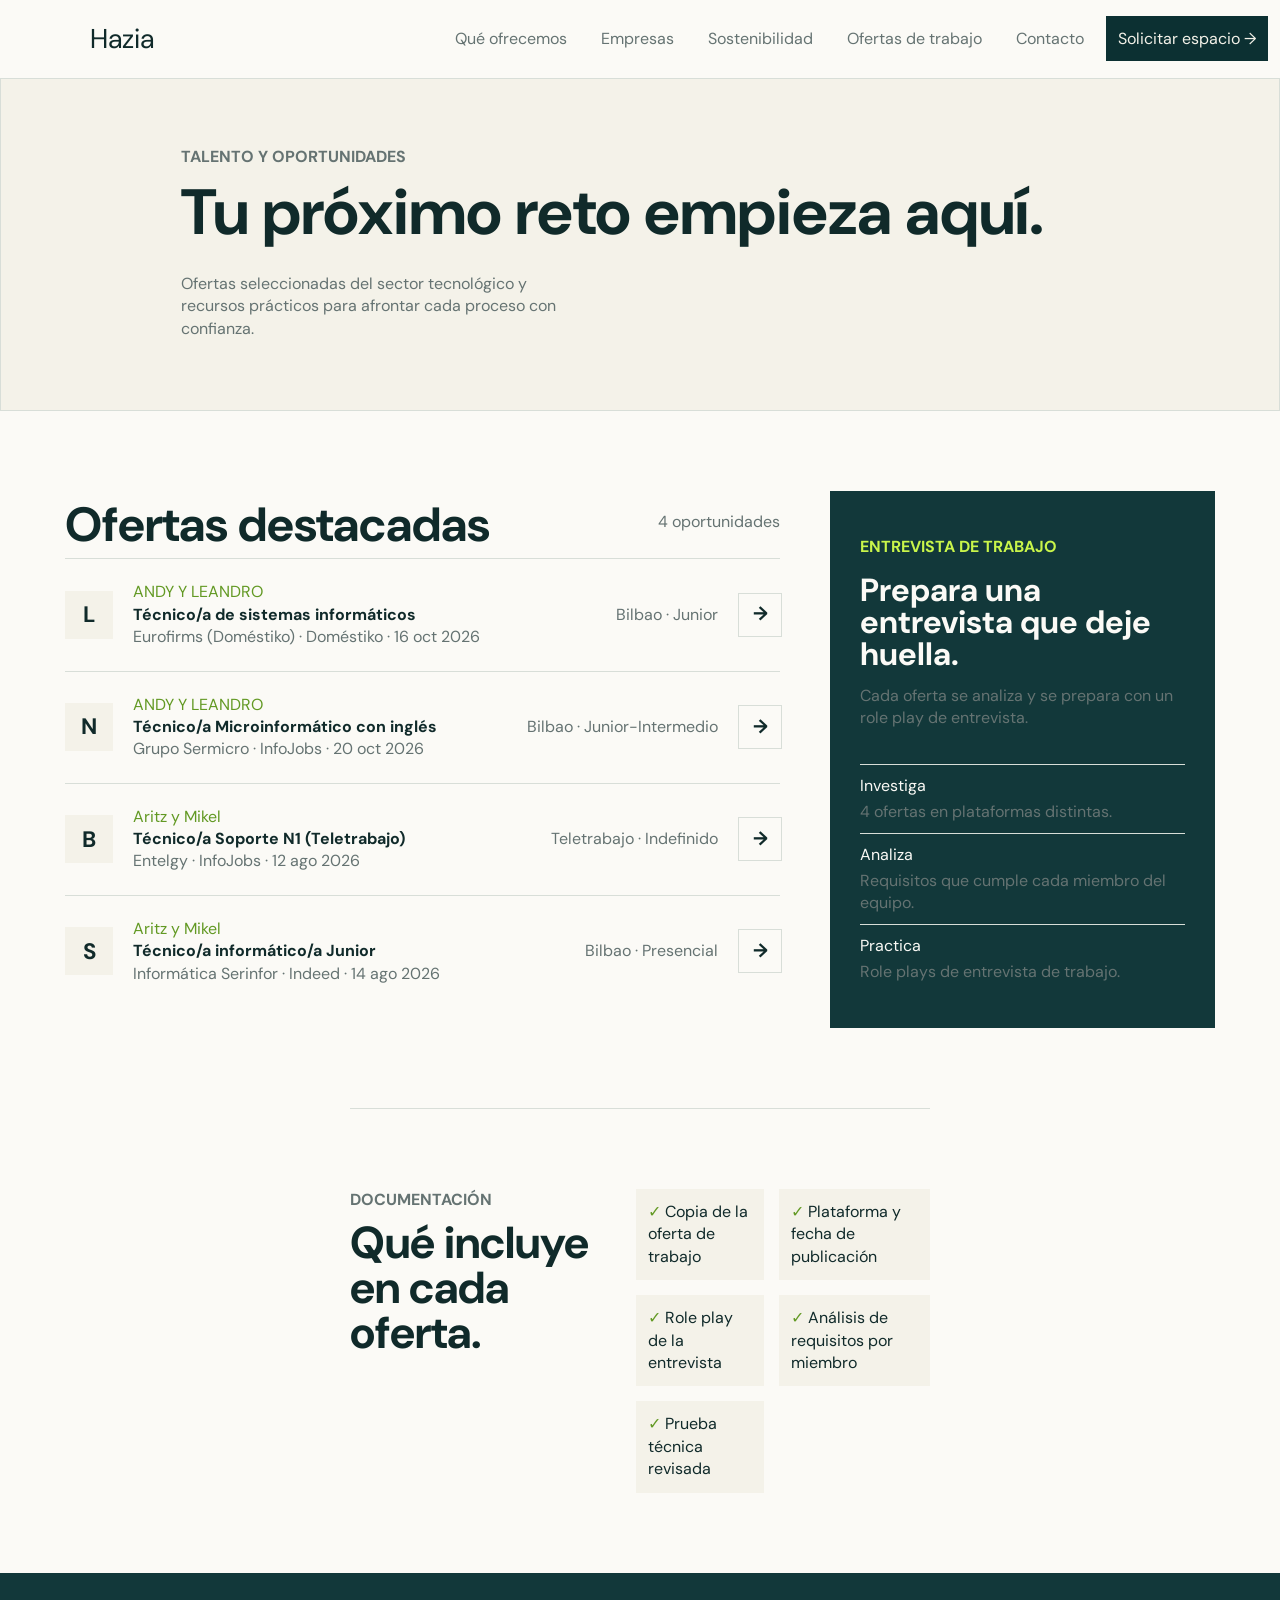
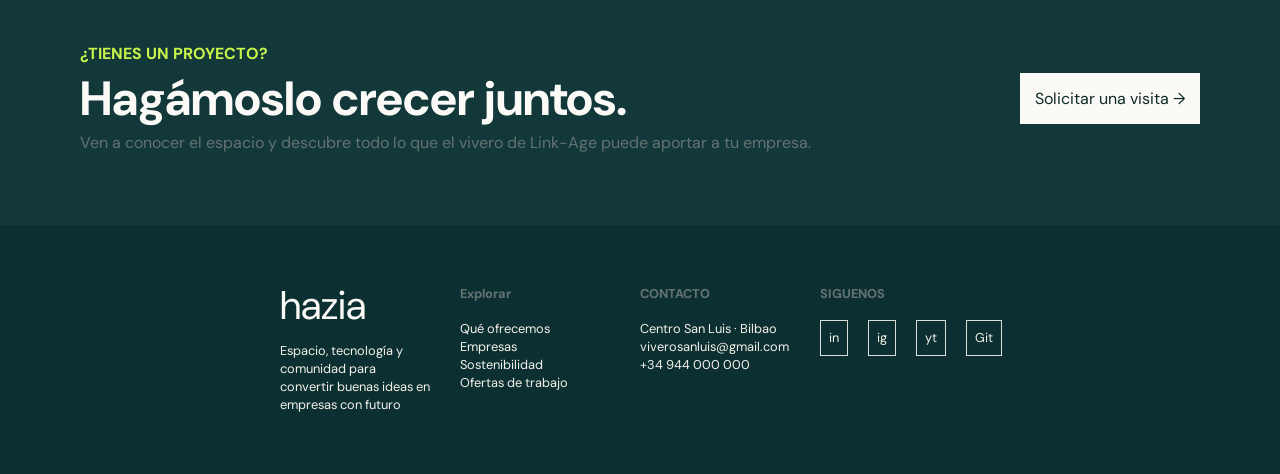
<file: Vivero/ofertas.html>
<!DOCTYPE html>
<html lang="en">
<head>
    <meta charset="UTF-8">
    <meta name="viewport" content="width=device-width, initial-scale=1.0">
    <title>Ofertas</title>
    <link rel="icon" href="../IMG/Hazia.jpg">
    <link rel="stylesheet" href="../style.css">
    <link rel="preconnect" href="https://fonts.googleapis.com">
    <link rel="preconnect" href="https://fonts.gstatic.com" crossorigin>
    <link href="https://fonts.googleapis.com/css2?family=DM+Sans:ital,opsz,wght@0,9..40,100..1000;1,9..40,100..1000&display=swap" rel="stylesheet">
</head>
<body class="page-ofertas">
    <header>
        <div>
            <a href="index.html" class="vivero">Hazia</a>
        </div>
        <ul>
            <li><a href="index.html" class="principal">Qué ofrecemos</a></li>
            <li><a href="empresas.html" class="principal">Empresas</a></li>
            <li><a href="sostenibilidad.html" class="principal">Sostenibilidad</a></li>
            <li><a href="ofertas.html" class="principal">Ofertas de trabajo</a></li>
            <li><a href="contacto.html" class="principal">Contacto</a></li>
            <li><a href="contacto.html" class="especial">Solicitar espacio &rarr;</a></li>
        </ul>
    </header>
    <main>
        <section class="section1">
            <p><b class="colorsecundario">TALENTO Y OPORTUNIDADES</b></p>
            <h2>Tu próximo reto empieza aquí.</h2>
            <p class="colorsecundario texto">Ofertas seleccionadas del sector tecnológico y recursos prácticos para afrontar cada proceso con confianza.</p>
        </section>
        <section class="section2 display">
            <section class="contenedor1">
                <div class="display space p">
                    <h2>Ofertas destacadas</h2>
                    <p class="colorsecundario">4 oportunidades</p>
                </div>
                <article class="display space">
                    <h3>L</h3>
                    <div>
                        <p class="verde2">ANDY Y LEANDRO</p>
                        <h4>Técnico/a de sistemas informáticos</h4>
                        <p class="colorsecundario">Eurofirms (Doméstiko) · Doméstiko · 16 oct 2026</p>
                    </div>
                    <p class="colorsecundario">Bilbao · Junior</p>
                    <a href="https://drive.google.com/drive/folders/1J38G6Mkm_vwiejtj7DHvEToavMeB7E5A?usp=sharing" target="_blank">&rarr;</a>
                </article>
                <article class="display space">
                    <h3>N</h3>
                    <div>
                        <p class="verde2">ANDY Y LEANDRO</p>
                        <h4>Técnico/a Microinformático con inglés</h4>
                        <p class="colorsecundario">Grupo Sermicro · InfoJobs · 20 oct 2026</p>
                    </div>
                    <p class="colorsecundario">Bilbao · Junior-Intermedio</p>
                    <a href="https://drive.google.com/drive/folders/1g5dCAvf3M0PdEWO24nQpG8TIGujMCMDU?usp=sharing" target="_blank">&rarr;</a>
                </article>
                <article class="display space">
                    <h3>B</h3>
                    <div>
                        <p class="verde2">Aritz y Mikel</p>
                        <h4>Técnico/a Soporte N1 (Teletrabajo)</h4>
                        <p class="colorsecundario">Entelgy · InfoJobs · 12 ago 2026</p>
                    </div>
                    <p class="colorsecundario">Teletrabajo · Indefinido</p>
                    <a href="https://drive.google.com/drive/folders/14O19opUS0t4X1fD_1YpHLu6SOAXkjany?usp=sharing" target="_blank">&rarr;</a>
                </article>
                <article class="display space">
                    <h3>S</h3>
                    <div>
                        <p class="verde2">Aritz y Mikel</p>
                        <h4>Técnico/a informático/a Junior</h4>
                        <p class="colorsecundario">Informática Serinfor · Indeed · 14 ago 2026</p>
                    </div>
                    <p class="colorsecundario">Bilbao · Presencial</p>
                    <a href="https://drive.google.com/drive/folders/1ty30X-6qZsiNwp51L7mtE0RWc4N7YOlB?usp=sharing" target="_blank">&rarr;</a>
                </article>
            </section>
            <section class="contenedor2">
                <p><b class="verde">ENTREVISTA DE TRABAJO</b></p>
                <h3 class="blanco">Prepara una entrevista que deje huella.</h3>
                <p class="colorsecundario texto1">Cada oferta se analiza y se prepara con un role play de entrevista.</p>
                <div>
                    <p class="blanco">Investiga</p>
                    <p class="colorsecundario">4 ofertas en plataformas distintas.</p>
                </div>
                <div>
                    <p class="blanco">Analiza</p>
                    <p class="colorsecundario">Requisitos que cumple cada miembro del equipo.</p>
                </div>
                <div>
                    <p class="blanco">Practica</p>
                    <p class="colorsecundario">Role plays de entrevista de trabajo.</p>
                </div>
            </section>
        </section>
        <section class="section3 display space">
            <div>
                <p><b class="colorsecundario">DOCUMENTACIÓN</b></p>
                <h2>Qué incluye en cada oferta.</h2>
            </div>
            <article class="display contenedor">
                <div class="display colum">
                    <p><span class="verde2">&#x2713;</span> Copia de la oferta de trabajo</p>
                    <p><span class="verde2">&#x2713;</span> Role play de la entrevista</p>
                    <p><span class="verde2">&#x2713;</span> Prueba técnica revisada</p>
                </div>
                <div class="display colum">
                    <p><span class="verde2">&#x2713;</span> Plataforma y fecha de publicación</p>
                    <p><span class="verde2">&#x2713;</span> Análisis de requisitos por miembro</p>
                </div>
            </article>
        </section>
        <section class="siempre display space">
            <article>
                <p><b class="verde">¿TIENES UN PROYECTO?</b></p>
                <h2>Hagámoslo crecer juntos.</h2>
                <p class="colorsecundario">Ven a conocer el espacio y descubre todo lo que el vivero de Link-Age puede aportar a tu empresa.</p>
            </article>
            <div>
                <a href="contacto.html">Solicitar una visita &rarr;</a>
            </div>
        </section>
    </main>
    <footer class="display">
        <article>
            <p class="color">hazia</p>
            <br>
            <p>Espacio, tecnología y comunidad para convertir buenas ideas en empresas con futuro</p>
        </article>
        <article>
            <p><b class="colorespecial">Explorar</b></p>
            <br>
            <ul>
                <li><a href="index.html">Qué ofrecemos</a></li>
                <li><a href="empresas.html">Empresas</a></li>
                <li><a href="sostenibilidad.html">Sostenibilidad</a></li>
                <li><a href="ofertas.html">Ofertas de trabajo</a></li>
            </ul>
        </article>
        <article>
            <p><b class="colorespecial">CONTACTO</b></p>
            <br>
            <ul>
                <li><p>Centro San Luis · Bilbao</p></li>
                <li><a href="mailto:viverosanluis@gmail.com">viverosanluis@gmail.com</a></li>
                <li><p>+34 944 000 000</p></li>
            </ul>
        </article>
        <article>
            <p><b class="colorespecial">SIGUENOS</b></p>
            <br>
            <div class="display siguenos">
                <a href="https://www.infojobs.net/" target="_blank">in</a>
                <a href="https://www.instagram.com/" target="_blank">ig</a>
                <a href="https://www.youtube.com/?themeRefresh=1" target="_blank">yt</a>
                <a href="https://github.com/Siegwurm666/Reto2-Pagina-web.git" target="_blank">Git</a>
            </div>
        </article>
    </footer>
</body>
</html>
</file>
<file: style.css>
:root{
    --texto: #102A2A;
    --verde: #12383A;
    --verdeoscuro: #0C3032;
    --verdeclarito: #C9F54A;
    --naranja: #FF7047;
    --crema: #F4F2E9;
    --fondo: #FBFAF6;
    --textosecundario: #657372;
    --bordes: #D8DED8;
}
*{
    margin: 0;
    padding: 0;
}
body{
    background-color: var(--fondo);
    font-family: "DM Sans", sans-serif;
    line-height: 1.4;
    color: var(--texto);
}
ul{
    list-style: none;
}
a{
    text-decoration: none;
    color: var(--texto);
}
section{
    padding: 70px 0;
}
.verde{
    color: var(--verdeclarito);
}
.colorsecundario{
    color: var(--textosecundario);
}
.display{
    display: flex;
}
.display.space{
    justify-content: space-between;
}
.verde2{
    color:#629923;
}
header img{
    height: 50px;
}
header div{
    align-items: center;
}
header{
    padding: 20px 90px;
    padding-top: 20px;
    padding-bottom: 20px;
    align-items: center;
    display: flex;
    justify-content: space-between;
    background-color: var(--fondo);
    position: fixed;
    width: 92%;
    border-bottom: solid 1px var(--bordes);
}
header div{
    display: flex;
    gap: 10px;
}
header ul{
    display: flex;
    gap: 10px;
}
header ul a{
    color: var(--textosecundario);
    padding: 12px;
    transition: color 0.2s;
}
header ul a.principal{
    padding-bottom: 30px;
}
header ul a.principal:hover{
    color: black;
    border-bottom: solid 3px var(--verdeclarito);
}
header ul a.especial{
    color: var(--crema);
    background-color: var(--verdeoscuro);
    transition: color 0.2s;
}
header ul a.especial:hover{

    background-color: #12383A;
}
.siempre{
    background-color: var(--verde);
    padding: 70px 80px;
}
.siempre h2{
    color: var(--fondo);
    font-size: 3rem;
}
.siempre div{
    padding-top: 45px;
}
.siempre div a{
    background-color: var(--fondo);
    padding: 15px;
    transition: color 0.2s;
}
.siempre div a:hover{
    background-color: var(--verdeclarito);
}
footer{
    background-color: var(--verdeoscuro);
    color: var(--crema);
    align-content: center;
    padding: 60px 280px;
    gap: 30px;
    font-size: 0.8rem;
}
footer article{
    width: 25%;
}
footer a{
    color: var(--crema);
}
footer .color{
    color: var(--fondo);
    font-size: 2.5rem;
    line-height: 1;
}
footer .colorespecial{
    color: var(--textosecundario);
}
footer .siguenos{
    gap: 20px;
}
footer .siguenos a{
    border: solid 1px var(--bordes);
    padding: 8px;
}

.blanco{color: var(--fondo);}
.colum{flex-direction: column;}

/* ----- page-home ----- */
.page-home h1{
    font-size: 4.5rem;
    line-height: 1;
}
.page-home .negrita{
    font-weight: bold;
}
.page-home .section1{
    display: flex;
    gap: 25px;
    background: linear-gradient(to right, var(--verde), var(--verdeoscuro));   
    color: var(--crema);
    padding: 70px 50px;
    padding-top: 110px;
}
.page-home .section1 div.display{
    display: flex;
    gap: 10px;
}
.page-home .section1 .display.bajo{
    margin-top: 30px;
}
.page-home .section1 .display.bajo.borde{
    margin-top: 60px;
}
.page-home .section1 .display.bajo.borde div{
    border-left: solid 1px var(--bordes);
    padding-left: 12px;
    padding-right: 20px;
}
.page-home .section1 .display.bajo.borde div h3{
    font-size: 1.5rem;
}
.page-home .section1 article{
    padding-top: 60px;
    padding-left: 70px;
}
.page-home .section1 p.texto{
    width: 60%;
    font-size: 1.2rem;
}
.page-home .section1 p{
    color: var(--textosecundario);
}
.page-home p.verde{
    color: var(--verdeclarito);
}
.page-home .section1 a{
    padding: 10px;    
}
.page-home .section1 .enlace1{
    background-color: var(--verdeclarito);
    color: var(--texto);
}
.page-home .section1 .enlace2{
    color: var(--crema);
}
.page-home .section2{
    padding: 70px 300px;
}
.page-home .section2 h2{
    font-size: 3rem;
    line-height: 1;
    width: 40%;
    padding-top: 15px;
}
.page-home p.colorsecundario.bajar{
    padding-top: 40px;
    width: 30%;
}
.page-home div.display.articulos{
    margin-top: 40px;
    border-top: solid 1px var(--bordes);
    border-bottom: solid 1px var(--bordes);
}
.page-home .section2 article.borde{
    border-right: solid 1px var(--bordes);
    border-left: solid 1px var(--bordes);
}
.page-home div.display.articulos article{
    padding: 28px;
}
.page-home div.display.articulos article h4{
    font-size: 1.3rem;
}
.page-home div.display.articulos article div.a{
    padding-top: 30px;
    font-weight: bold;
}
.page-home .section3{
    background-color: var(--crema);
    padding: 70px 350px;
}
.page-home .section3 img{
    height: 500px;
    border: solid 1px var(--bordes);
    border-radius: 5px;
}
.page-home .section3 h2{
    padding-top: 15px;
    font-size: 2.5rem;
    line-height: 1;
    width: 70%;
}
.page-home .section3 .texto1{
    font-size: 1.2rem;
    width: 75%;
    padding-top: 10px;
    padding-bottom: 15px;
}
.page-home .section3 ul li{
    line-height: 2;
}
.page-home .section3 article div{
    padding-top: 30px;
}
.page-home .section3 article div a{
    font-weight: bold;
}
.page-home .section3 .backgraund{
    background-color: var(--verdeclarito);
    padding: 13px;
}
.page-home .section3 .enlaces{
    gap: 25px;
    align-items: center;
}
.page-home .section4{
    padding: 70px 350px;
}
.page-home .section4 h2{
    font-size: 3rem;
    width: 50%;
    padding-bottom: 40px;
    margin-right: 200px;
}
.page-home .section4 p.colorsecundario.texto2{
    padding-top: 20px;
}
.page-home .section4 img{
    width: 60px;
}
.page-home .section4 article div{
    padding: 20px;
    width: 33%;
}
.page-home .section4 div h4{
    padding-top: 15px;
}
.page-home .section4 article{
    border: solid 1px var(--bordes);
}
.page-home .section4 article .bordes{
    border-right: solid 1px var(--bordes);
}
.page-home .section4 article div.fondoverde{
    background-color: var(--verdeclarito);
}
.page-home .section4 article div ul li p b{
    font-size: 0.9rem;
}
.page-home .section4 article div ul li p b span{
    color: #89d433;
}
.page-home .section4 .enlace{
    padding-top: 35px;
    width: 100%;
}

/* ----- page-empresas ----- */
.page-empresas .section1{
    background-color: var(--crema);
    padding: 80px 250px;
    padding-top: 140px;
    border-bottom:solid 1px var(--bordes);
}
.page-empresas .section1 h2{
    font-size: 3.5rem;
    line-height: 1;
}
.page-empresas .section2{
    padding: 70px 350px;
    gap: 25px;
}
.page-empresas .section2 h2{
    font-size: 2.5rem;
    line-height: 1;
    padding-top: 15px;
}
.page-empresas .section2 div.mision{
    margin-top: 35px;
    border-top: solid 1px var(--bordes);
    padding-top: 15px;
    gap: 10px;
}

.page-empresas .section3 img{
    width: 100%;
}
.page-empresas .section4{
    padding: 70px 200px;
    background-color: var(--crema);
}
.page-empresas .section4 h2{
    width: 75%;
    font-size: 3.2rem;
}
.page-empresas .section4 p.abajo{
    padding-top: 25px;
    width: 30%;
}
.page-empresas .section4 div.tabla{
    margin-top: 30px;
}
.page-empresas .section4 div.tabla article{
    border-bottom: solid 1px var(--bordes);
}
.page-empresas .section4 div.tabla article.bordearriba{
    border-top: solid 1px var(--bordes);
}
.page-empresas .section4 div.tabla article div{
    width: 33%;
    padding: 25px;
}
.page-empresas .section4 div.tabla article div.bordeslaterales{
    border-left: solid 1px var(--bordes);
    border-right: solid 1px var(--bordes);
}
.page-empresas .section4 h4{
    font-size: 1.5rem;
    padding-bottom: 10px;
}
.page-empresas .section5{
  margin: 25px;
  margin-top: 0px;
}
.page-empresas .section5 h2{
    font-size: 28px;
    margin-bottom: 24px;
}
.page-empresas .section5 h4{
    font-size: 20px;
    font-weight: inherit;
}
.page-empresas .dafo1{
    box-sizing: border-box;
    display: grid;
    grid-template-columns: 1fr 1fr;
    gap: 20px;
}
.page-empresas .dafo1 article{
    background: #ffffff;
    border: 1px solid #ccc;
    padding: 20px;
}
.page-empresas .debilidades{
    border-top: 5px solid #d97757;
}
.page-empresas .amenazas{
    border-top: 5px solid #d97757;
}
.page-empresas .fortalezas{
    border-top: 5px solid #829f54;
}
.page-empresas .oportunidades{
    border-top: 5px solid #829f54;
}
.page-empresas .dafo1 ul{
    list-style: none;
    padding: 0;
}
.page-empresas .dafo1 li{
    padding: 10px 0;
    border-bottom: 1px solid #eee;
}
.page-empresas .section6{
  margin: 25px;
  margin-top: 0px;
}
.page-empresas .section6 h2{
  font-size: 28px;
  margin-bottom: 24px;
}
.page-empresas .section6 h4{
    font-size: 20px;
    font-weight: inherit;
}
.page-empresas .fuentes1{
    box-sizing: border-box;
    display: grid;
    grid-template-columns: 1fr 1fr;
    gap: 20px;
}
.page-empresas .fuentes1 article{
    background: #ffffff;
    border: 1px solid #ccc;
    border-top: 5px solid #829f54;
    padding: 20px;
}
.page-empresas .fuentes1 ul{
    list-style: none;
    padding: 0;
}
.page-empresas .fuentes1 li{
    padding: 10px 0;
    border-bottom: 1px solid #eee;
}

/* ----- page-sostenibilidad ----- */
.page-sostenibilidad .section1{
    padding: 70px 200px;
    padding-top: 140px;
    background-color: var(--crema);
}
.page-sostenibilidad .section1 h2{
    font-size: 4rem;
    padding-bottom: 10px;
}
.page-sostenibilidad .section1 .texto{
    width: 35%;
}
.page-sostenibilidad .section2{
    padding: 70px 300px;
    gap: 20px;
}
.page-sostenibilidad .section2 h2{
    font-size: 3.2rem;
    line-height: 1;
    padding-top: 15px;
    padding-bottom: 10px;
    width: 70%;
}
.page-sostenibilidad .section2 .texto2{
    width: 55%;
}
.page-sostenibilidad .section2 article{
    padding-left: 20px;
    padding-top: 60px;
}
.page-sostenibilidad .section2 .enlace{
    background-color: var(--verdeclarito);
    padding: 15px;
}
.page-sostenibilidad .section3{
    background-color: var(--verdeoscuro);
    padding: 70px 300px;
}
.page-sostenibilidad .section3 h2{
    color: var(--fondo);
    font-size: 3rem;
}
.page-sostenibilidad .section3 .texto3{
    width: 40%;
    padding-top: 20px;
}
.page-sostenibilidad .section3 div.tabla{
    margin-top: 45px;
    gap: 5px;
    border-top: solid 1px var(--bordes);
    border-bottom: solid 1px var(--bordes);
}
.page-sostenibilidad .section3 div.tabla article{
    padding: 15px;
    padding-top: 25px;
    padding-bottom: 20px;
    width: 25%;
}
.page-sostenibilidad .section3 div.tabla article h3{
    color: var(--fondo);
    font-size: 1.6rem;
    padding-bottom: 10px;
}
.page-sostenibilidad .section3 div.tabla article .texto4{
    width: 70%;
}
.page-sostenibilidad .section3 div.tabla article.bordelateral{
    border-right: solid 1px var(--bordes);
}
.page-sostenibilidad .section3 .backgraund{
    background-color: var(--fondo);
    color: var(--texto);
    padding: 15px;
    transition: color 0.2s;
}
.page-sostenibilidad .section3 .backgraund:hover{
    background-color: var(--verdeclarito);
}
.page-sostenibilidad .section3 .enlaces{
    margin-top: 30px;
    align-items: center;
}
.page-sostenibilidad .section4{
    padding: 80px 200px;
}
.page-sostenibilidad .section4 .contenedor{
    padding-top: 45px;
}
.page-sostenibilidad .section4 article{
    width: 40%;
}
.page-sostenibilidad .section4 div.contenido{
    background-color: var(--crema);
    padding: 15px;
    margin: 5px;
    width: 50%;
    gap: 10px;
}
.page-sostenibilidad .section4 div.contenido p.verde2{
    font-size: 1.5rem;
    font-weight: bold;
}
.page-sostenibilidad .section4 div.contenido p.texto5{
    padding-top: 5px;
}

/* ----- page-ofertas ----- */
.page-ofertas .blanco{
    color: var(--fondo);
}
.page-ofertas .colum{
    flex-direction: column;
}
.page-ofertas .section1{
    background-color: var(--crema);
    padding: 70px 180px;
    padding-top: 145px;
    border: solid 1px var(--bordes);
}
.page-ofertas .section1 h2{
    font-size: 4rem;
}
.page-ofertas .section1 p.texto{
    padding-top: 15px;
    width: 45%;
}
.page-ofertas .section2{
    max-width: 1150px;
    margin: 0 auto;
    padding: 80px 20px;
    display: flex;
    gap: 50px;
    align-items: flex-start;
}
.page-ofertas section.contenedor1{
    flex: 2.2;
    padding: 0;
}
.page-ofertas section.contenedor1 article{
    display: grid;
    grid-template-columns: 48px 1fr auto 42px;
    gap: 20px;
    align-items: center;
    margin: 0;
    padding: 22px 0;
    border-top: solid 1px var(--bordes);
}
.page-ofertas section.contenedor1 h2{
    font-size: 3rem;
}
.page-ofertas section.contenedor1 h3{
    background-color: var(--crema);
    font-size: 1.4rem;
    width: 48px;
    height: 48px;
    display: flex;
    align-items: center;
    justify-content: center;
    padding: 0;
}
.page-ofertas section.contenedor1 div.p p{
    padding-top: 20px;
}
.page-ofertas section.contenedor1 a{
    font-size: 1.2rem;
    font-weight: bold;
    width: 42px;
    height: 42px;
    display: flex;
    align-items: center;
    justify-content: center;
    padding: 0;
    border: solid 1px var(--bordes);
    transition: background-color 0.2s;
}
.page-ofertas section.contenedor1 a:hover{
    background-color: var(--verdeclarito);
}
.page-ofertas section.contenedor2{
    flex: 1;
    max-width: 340px;
    background-color: var(--verde);
    padding: 45px 30px;
}
.page-ofertas section.contenedor2 h3{
    font-size: 2rem;
    line-height: 1;
    padding: 15px 0px;
}
.page-ofertas section.contenedor2 p.texto1{
    padding-bottom: 25px;
}
.page-ofertas section.contenedor2 div{
    margin-top: 10px;
    padding-top: 10px;
    border-top: solid 1px var(--bordes);
}
.page-ofertas section.contenedor2 div p.blanco{
    padding-bottom: 3px;
}
.page-ofertas .section3{
    border-top:solid 1px var(--bordes);
    padding: 80px 0px;
    margin: 0px 350px;
}
.page-ofertas .section3 h2{
    font-size: 2.8rem;
    line-height: 1;
    padding-top: 10px;
}
.page-ofertas .section3 article{
    gap: 15px;
}
.page-ofertas .section3 article div{
    gap: 15px;
}
.page-ofertas .section3 article div p{
    padding: 12px;
    background-color: var(--crema);
}
.page-ofertas section.contenedor1 article > p.colorsecundario{
    text-align: right;
    white-space: nowrap; 
}

/* ----- page-contacto ----- */
.page-contacto .blanco{
    color: var(--fondo);
}
.page-contacto .colum{
    flex-direction: column;
}
.page-contacto .mayusculas{
    text-transform: uppercase;
}
.page-contacto .negrita{
    font-weight: bold;
}
.page-contacto .texto{
    font-size: 0.9rem;
}
.page-contacto .section1{
    padding: 0;
    padding-top: 85px;
}
.page-contacto .section1 .contenedor1{
    background-color: var(--verde);
    padding: 70px 70px;
    width: 30%;
}
.page-contacto .section1 .contenedor1 h2{
    font-size: 4rem;
    line-height: 1;
    padding: 10px 0px;
}
.page-contacto .section1 .contenedor1 p.texto1{
    width: 60%;
    padding-top: 10px;
    padding-bottom: 40px;
}
.page-contacto .section1 .contenedor1 div.bordearriba{
    border-top: solid 1px var(--bordes);
    padding-top: 20px;
}
.page-contacto .section1 .contenedor1 div.bordearriba article{
    padding: 10px 0px;
}
.page-contacto .section1 .contenedor2{
    padding: 80px 120px;
    width: 50%;
}
.page-contacto .section1 .contenedor2 h3{
    font-size: 2.5rem;
    line-height: 1;
    padding-left: 20px;
    padding-bottom: 8px;
}
.page-contacto .section1 .contenedor2 p.texto1{
    padding-left: 20px;
    padding-bottom: 25px;
}
.page-contacto .contenedor2 div.gap{
    gap: 30px;
}
.page-contacto .contenedor2 div.gap div{
    width: 50%;
}
.page-contacto .contenedor2 input{
    background-color: var(--fondo);
    border: none;
    padding: 6px;
    border-bottom: solid 1px var(--bordes);
    margin-bottom: 25px;
    margin-top: 6px;
}
.page-contacto .contenedor2 select{
    background-color: var(--fondo);
    border: none;
    padding: 6px;
    border-bottom: solid 1px var(--bordes);
    margin-bottom: 25px;
    margin-top: 6px;
}
.page-contacto .contenedor2 textarea{
    background-color: var(--fondo);
    border: none;
    padding: 6px;
    border-bottom: solid 1px var(--bordes);
    margin-bottom: 25px;
    margin-top: 6px;
}
.page-contacto .contenedor2 .texto2{
    font-size: 0.9rem;
}
.page-contacto .contenedor2 .boton{
    margin-top: 10px;
    background-color: var(--verdeclarito);
    padding: 15px 20px;
    font-size: 1rem; 
    border: none;
    transition: transform 0.2s;
}
.page-contacto .boton:hover{
    transform: translateY(-2px);
}
.page-contacto .dato-contacto{
    align-items: flex-start;
    gap: 18px;
}
.page-contacto .icono-contacto{
    color: var(--verdeclarito);
    font-size: 1.5rem;
    line-height: 1;
    width: 22px;
    text-align: center;
}
.page-contacto .dato-contacto .colorsecundario{
    font-size: 0.7rem;
    letter-spacing: 2px;
    margin-bottom: 5px;
}
.page-contacto .direccion-pendiente{
    display: inline-block;
    color: #D94B36;
    background-color: #FFF0E9;
    font-size: 0.75rem;
    padding: 2px 6px;
    margin-top: 3px;
}
.page-contacto .contenedor2 input:focus,.page-contacto .contenedor2 select:focus,.page-contacto .contenedor2 textarea:focus{
    outline: none;
    box-shadow: none;
}

/*Lineas nuevas*/
#Video{
    display: flex;
    justify-content: center;
}
/*lo alinea hasta el final del eje y le da un espacio de 40px*/
.page-home .section2 .display.space,
.page-home .section4 .display.space,
.page-empresas .section4 .display.space,
.page-sostenibilidad .section3 .display.space {
    align-items: flex-end;
    gap: 40px;
}
/*Quita todo los padding top, poniendo 0*/
.page-home p.colorsecundario.bajar,
.page-home .section4 p.colorsecundario.texto2,
.page-empresas .section4 p.abajo,
.page-sostenibilidad .section3 .texto3 {
    padding-top: 0;
}
/*le da display flex y lo organiza en columnas*/
.page-home div.display.articulos article,
.page-home .section4 article > div {
    display: flex;
    flex-direction: column;
}
/*hace que calcule las proporciones automaticamete y se adapte al navegador*/
.page-home div.display.articulos article div.a,
.page-home .section4 .enlace {
    margin-top: auto;
    padding-top: 25px;
}

/*hace una pequeña animación de suavidad al darle algun boton*/
html {
    scroll-behavior: smooth;
}

/*aumenta el tamaño y el color del texto*/
.vivero{
    font-size: 1.7rem;
    font-weight: 18px;
}

#imagen{
    width: 392px;
    height: 377px;
    object-fit: cover;
}
</file>
